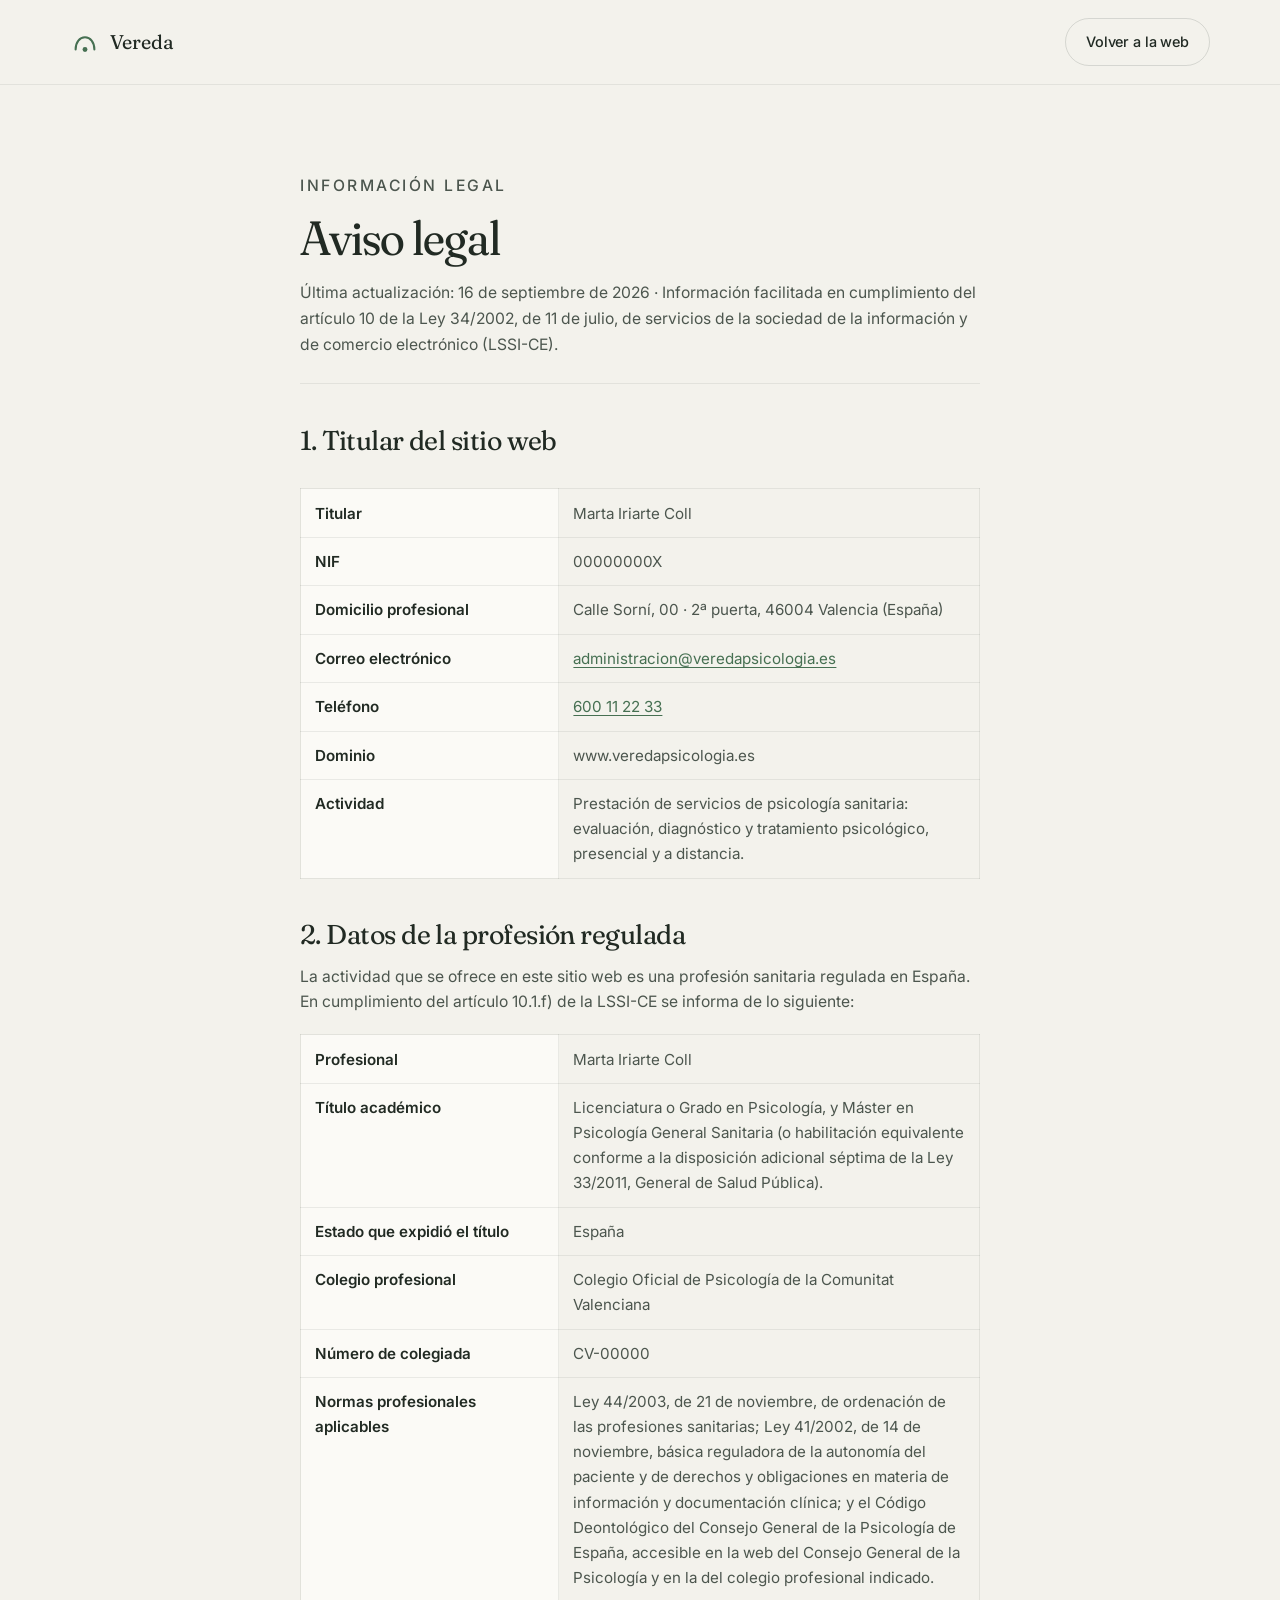
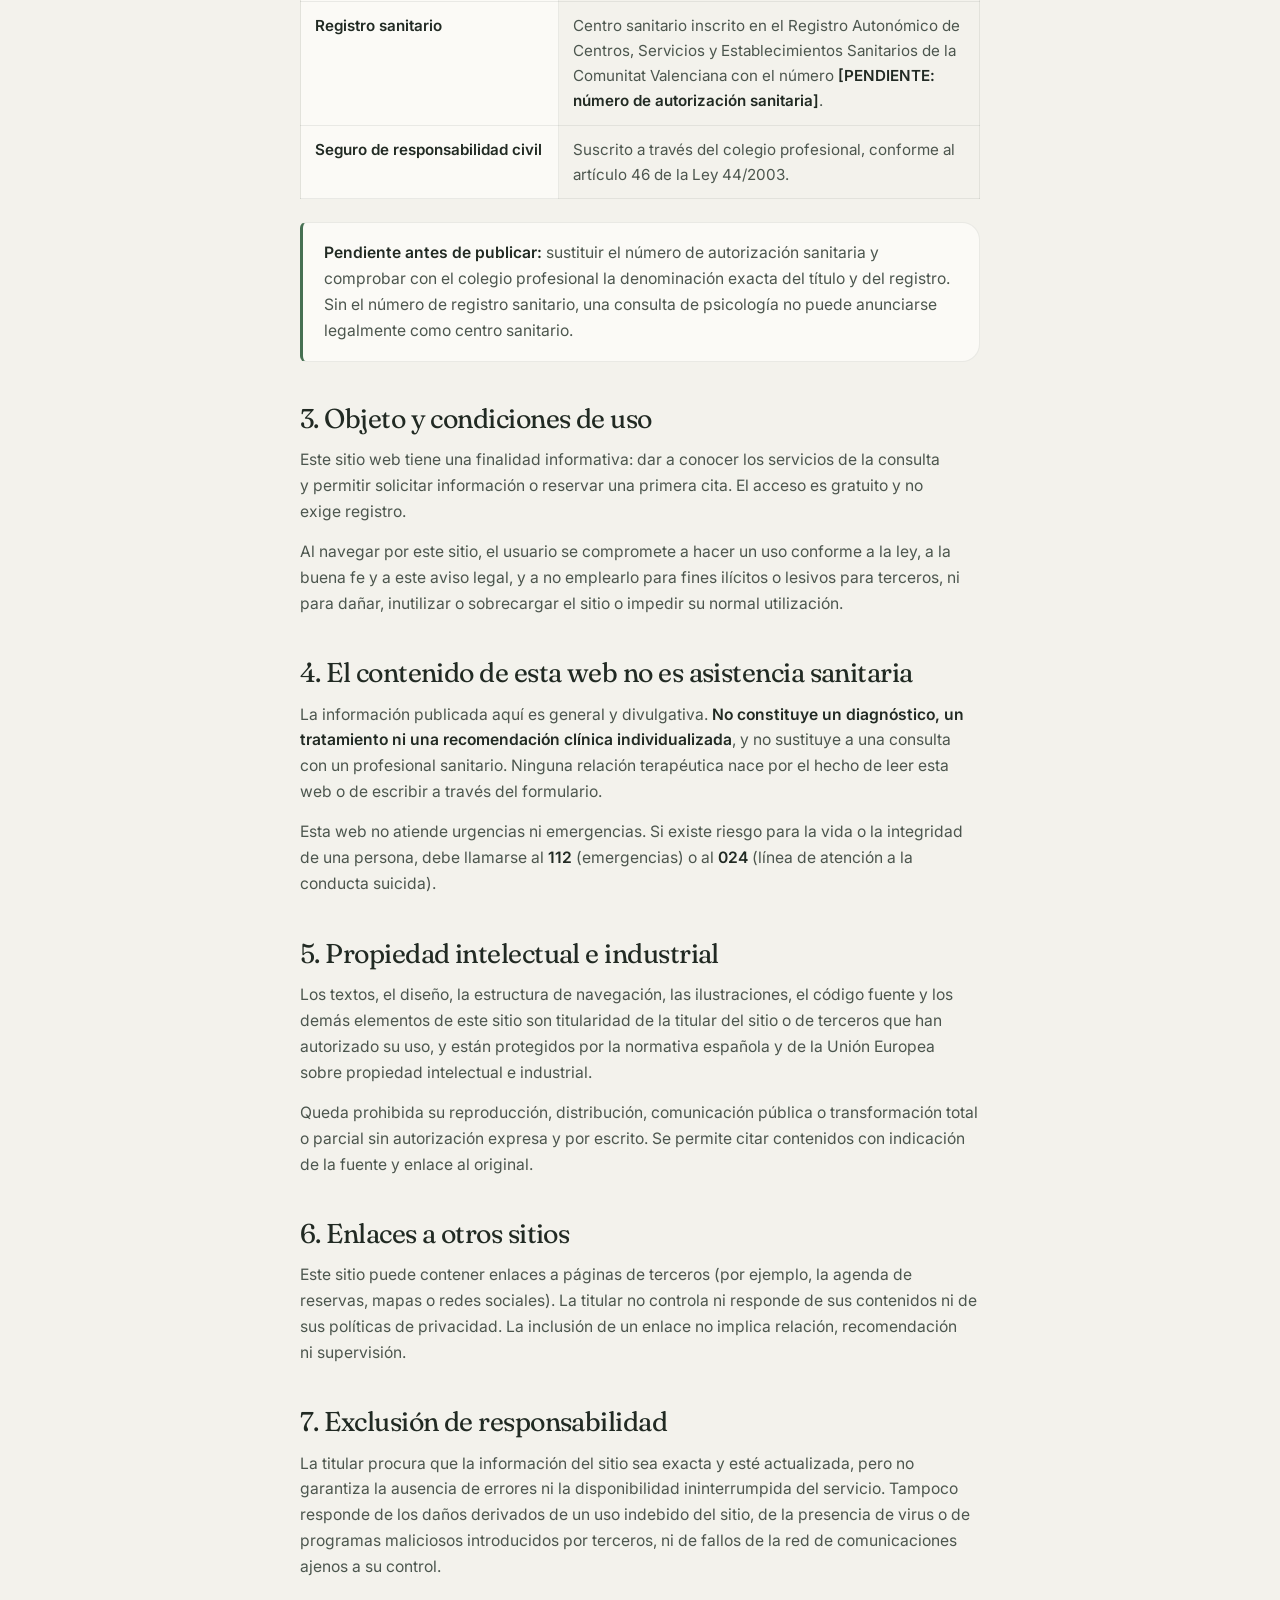
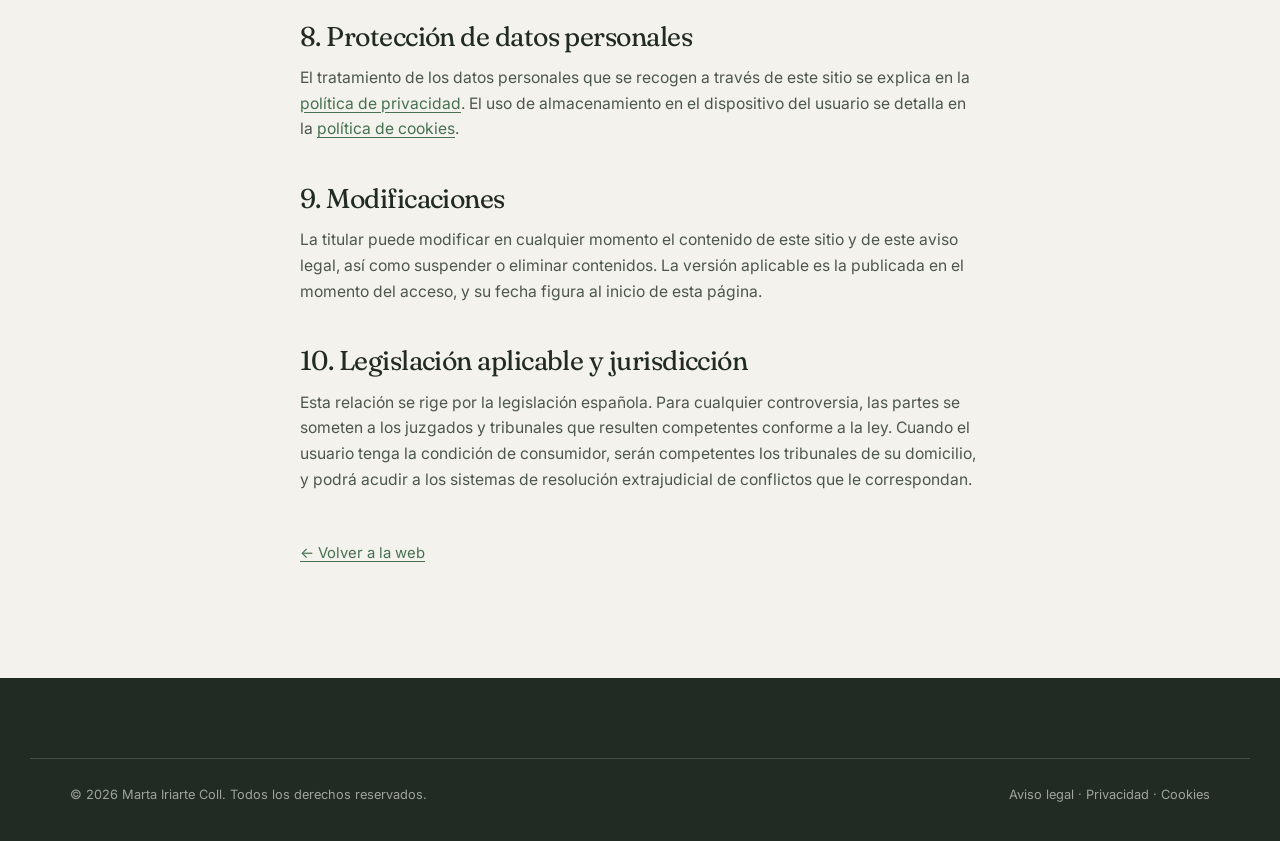
<file: aviso-legal.html>
<!DOCTYPE html>
<html lang="es">
<head>
<meta charset="utf-8">
<meta name="viewport" content="width=device-width, initial-scale=1">
<title>Aviso legal | Vereda · Psicología</title>
<meta name="description" content="Aviso legal e información del titular del sitio web de Vereda Psicología, conforme a la Ley 34/2002 (LSSI-CE).">
<meta name="theme-color" content="#F3F2EC">
<meta name="robots" content="index, follow">
<link rel="canonical" href="https://www.veredapsicologia.es/aviso-legal.html">

<link rel="icon" href="data:image/svg+xml,%3Csvg xmlns='http://www.w3.org/2000/svg' viewBox='0 0 32 32'%3E%3Crect width='32' height='32' rx='9' fill='%23467052'/%3E%3Cpath d='M9 22c0-6 3.2-9 7-9s7 3 7 9' fill='none' stroke='%23F3F2EC' stroke-width='2.4' stroke-linecap='round'/%3E%3C/svg%3E">

<link rel="preconnect" href="https://fonts.googleapis.com">
<link rel="preconnect" href="https://fonts.gstatic.com" crossorigin>
<link rel="stylesheet" href="https://fonts.googleapis.com/css2?family=Fraunces:ital,opsz,wght@0,9..144,400;0,9..144,500;0,9..144,600;1,9..144,400&family=Inter:wght@400;500;600&display=swap">

<link rel="stylesheet" href="colores.css?v=20260916">
<link rel="stylesheet" href="styles.css?v=20260916">
<script>document.documentElement.classList.add("js");</script>
</head>
<body>

<a class="skip-link" href="#contenido">Saltar al contenido</a>

<header class="site-header is-stuck">
  <div class="shell header-inner">
    <a class="logo" href="index.html" aria-label="Vereda Psicología, inicio">
      <svg class="logo-mark" viewBox="0 0 32 32" aria-hidden="true" focusable="false">
        <path d="M6 24c0-8 4.4-13 10-13s10 5 10 13" fill="none" stroke="currentColor" stroke-width="2.2" stroke-linecap="round"/>
        <circle cx="16" cy="24" r="2.6" fill="currentColor"/>
      </svg>
      <span class="logo-text" data-brand="name">Vereda</span>
    </a>
    <a class="btn btn-ghost header-cta" style="margin-left:auto" href="index.html">Volver a la web</a>
  </div>
</header>

<main id="contenido" class="legal">
  <div class="legal-shell">

    <p class="eyebrow">Información legal</p>
    <h1>Aviso legal</h1>
    <p class="legal-meta">
      Última actualización: 16 de septiembre de 2026 · Información facilitada en
      cumplimiento del artículo 10 de la Ley 34/2002, de 11 de julio, de servicios de
      la sociedad de la información y de comercio electrónico (LSSI-CE).
    </p>

    <h2>1. Titular del sitio web</h2>
    <div class="legal-tabla-scroll">
      <table class="legal-datos">
        <tbody>
          <tr><th>Titular</th><td><span data-brand="legal.holder">Marta Iriarte Coll</span></td></tr>
          <tr><th>NIF</th><td><span data-brand="legal.nif">00000000X</span></td></tr>
          <tr><th>Domicilio profesional</th><td><span data-brand="contact.street">Calle Sorní, 00 · 2ª puerta</span>, <span data-brand="contact.zipCity">46004 Valencia</span> (España)</td></tr>
          <tr><th>Correo electrónico</th><td><a data-href="mailto-legal" href="mailto:administracion@veredapsicologia.es"><span data-brand="legal.email">administracion@veredapsicologia.es</span></a></td></tr>
          <tr><th>Teléfono</th><td><a data-href="tel" href="tel:+34600112233"><span data-brand="contact.phone">600 11 22 33</span></a></td></tr>
          <tr><th>Dominio</th><td>www.veredapsicologia.es</td></tr>
          <tr><th>Actividad</th><td>Prestación de servicios de psicología sanitaria: evaluación, diagnóstico y tratamiento psicológico, presencial y a distancia.</td></tr>
        </tbody>
      </table>
    </div>

    <h2>2. Datos de la profesión regulada</h2>
    <p>
      La actividad que se ofrece en este sitio web es una profesión sanitaria
      regulada en España. En cumplimiento del artículo 10.1.f) de la LSSI-CE se
      informa de lo siguiente:
    </p>
    <div class="legal-tabla-scroll">
      <table class="legal-datos">
        <tbody>
          <tr><th>Profesional</th><td><span data-brand="pro.name">Marta Iriarte Coll</span></td></tr>
          <tr><th>Título académico</th><td>Licenciatura o Grado en Psicología, y Máster en Psicología General Sanitaria (o habilitación equivalente conforme a la disposición adicional séptima de la Ley 33/2011, General de Salud Pública).</td></tr>
          <tr><th>Estado que expidió el título</th><td>España</td></tr>
          <tr><th>Colegio profesional</th><td>Colegio Oficial de Psicología de la Comunitat Valenciana</td></tr>
          <tr><th>Número de colegiada</th><td>CV-00000</td></tr>
          <tr><th>Normas profesionales aplicables</th><td>
            Ley 44/2003, de 21 de noviembre, de ordenación de las profesiones sanitarias;
            Ley 41/2002, de 14 de noviembre, básica reguladora de la autonomía del paciente
            y de derechos y obligaciones en materia de información y documentación clínica;
            y el Código Deontológico del Consejo General de la Psicología de España,
            accesible en la web del Consejo General de la Psicología y en la del colegio
            profesional indicado.
          </td></tr>
          <tr><th>Registro sanitario</th><td>Centro sanitario inscrito en el Registro Autonómico de Centros, Servicios y Establecimientos Sanitarios de la Comunitat Valenciana con el número <strong>[PENDIENTE: número de autorización sanitaria]</strong>.</td></tr>
          <tr><th>Seguro de responsabilidad civil</th><td>Suscrito a través del colegio profesional, conforme al artículo 46 de la Ley 44/2003.</td></tr>
        </tbody>
      </table>
    </div>

    <div class="legal-aviso">
      <p>
        <strong>Pendiente antes de publicar:</strong> sustituir el número de
        autorización sanitaria y comprobar con el colegio profesional la
        denominación exacta del título y del registro. Sin el número de registro
        sanitario, una consulta de psicología no puede anunciarse legalmente como
        centro sanitario.
      </p>
    </div>

    <h2>3. Objeto y condiciones de uso</h2>
    <p>
      Este sitio web tiene una finalidad informativa: dar a conocer los servicios de
      la consulta y permitir solicitar información o reservar una primera cita. El
      acceso es gratuito y no exige registro.
    </p>
    <p>
      Al navegar por este sitio, el usuario se compromete a hacer un uso conforme a
      la ley, a la buena fe y a este aviso legal, y a no emplearlo para fines ilícitos
      o lesivos para terceros, ni para dañar, inutilizar o sobrecargar el sitio o
      impedir su normal utilización.
    </p>

    <h2>4. El contenido de esta web no es asistencia sanitaria</h2>
    <p>
      La información publicada aquí es general y divulgativa. <strong>No constituye un
      diagnóstico, un tratamiento ni una recomendación clínica individualizada</strong>,
      y no sustituye a una consulta con un profesional sanitario. Ninguna relación
      terapéutica nace por el hecho de leer esta web o de escribir a través del
      formulario.
    </p>
    <p>
      Esta web no atiende urgencias ni emergencias. Si existe riesgo para la vida o la
      integridad de una persona, debe llamarse al <strong>112</strong> (emergencias) o al
      <strong>024</strong> (línea de atención a la conducta suicida).
    </p>

    <h2>5. Propiedad intelectual e industrial</h2>
    <p>
      Los textos, el diseño, la estructura de navegación, las ilustraciones, el código
      fuente y los demás elementos de este sitio son titularidad de la titular del sitio
      o de terceros que han autorizado su uso, y están protegidos por la normativa
      española y de la Unión Europea sobre propiedad intelectual e industrial.
    </p>
    <p>
      Queda prohibida su reproducción, distribución, comunicación pública o
      transformación total o parcial sin autorización expresa y por escrito. Se permite
      citar contenidos con indicación de la fuente y enlace al original.
    </p>

    <h2>6. Enlaces a otros sitios</h2>
    <p>
      Este sitio puede contener enlaces a páginas de terceros (por ejemplo, la agenda
      de reservas, mapas o redes sociales). La titular no controla ni responde de sus
      contenidos ni de sus políticas de privacidad. La inclusión de un enlace no implica
      relación, recomendación ni supervisión.
    </p>

    <h2>7. Exclusión de responsabilidad</h2>
    <p>
      La titular procura que la información del sitio sea exacta y esté actualizada,
      pero no garantiza la ausencia de errores ni la disponibilidad ininterrumpida del
      servicio. Tampoco responde de los daños derivados de un uso indebido del sitio,
      de la presencia de virus o de programas maliciosos introducidos por terceros, ni
      de fallos de la red de comunicaciones ajenos a su control.
    </p>

    <h2>8. Protección de datos personales</h2>
    <p>
      El tratamiento de los datos personales que se recogen a través de este sitio se
      explica en la <a href="politica-privacidad.html">política de privacidad</a>. El uso de
      almacenamiento en el dispositivo del usuario se detalla en la
      <a href="politica-cookies.html">política de cookies</a>.
    </p>

    <h2>9. Modificaciones</h2>
    <p>
      La titular puede modificar en cualquier momento el contenido de este sitio y de
      este aviso legal, así como suspender o eliminar contenidos. La versión aplicable
      es la publicada en el momento del acceso, y su fecha figura al inicio de esta
      página.
    </p>

    <h2>10. Legislación aplicable y jurisdicción</h2>
    <p>
      Esta relación se rige por la legislación española. Para cualquier controversia,
      las partes se someten a los juzgados y tribunales que resulten competentes
      conforme a la ley. Cuando el usuario tenga la condición de consumidor, serán
      competentes los tribunales de su domicilio, y podrá acudir a los sistemas de
      resolución extrajudicial de conflictos que le correspondan.
    </p>

    <a class="legal-volver" href="index.html">← Volver a la web</a>
  </div>
</main>

<footer class="site-footer">
  <div class="shell footer-bottom">
    <p>© <span data-year>2026</span> <span data-brand="legal.holder">Marta Iriarte Coll</span>. Todos los derechos reservados.</p>
    <p class="footer-emergency">
      <a href="aviso-legal.html">Aviso legal</a> ·
      <a href="politica-privacidad.html">Privacidad</a> ·
      <a href="politica-cookies.html">Cookies</a>
    </p>
  </div>
</footer>

<script defer src="lib/manifest.js?v=20260916"></script>
<script defer src="main.js?v=20260916"></script>
</body>
</html>
</file>
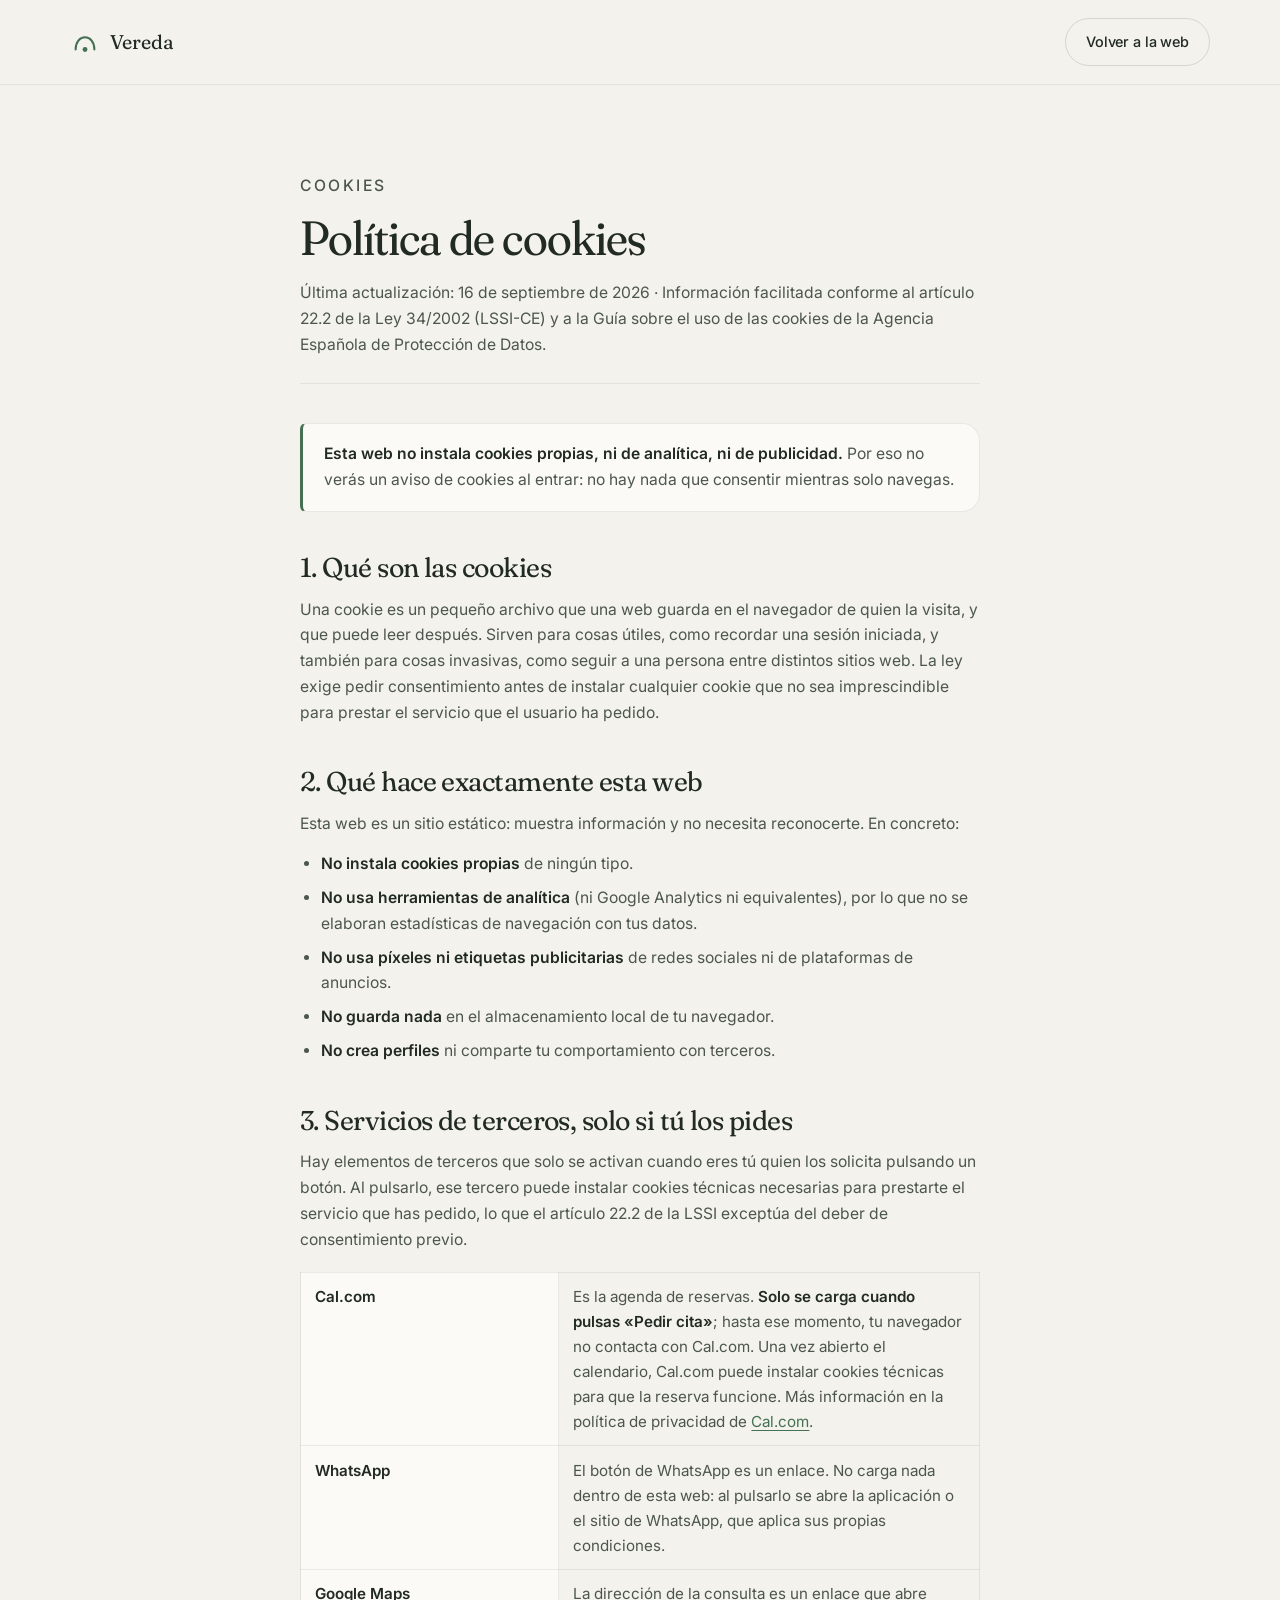
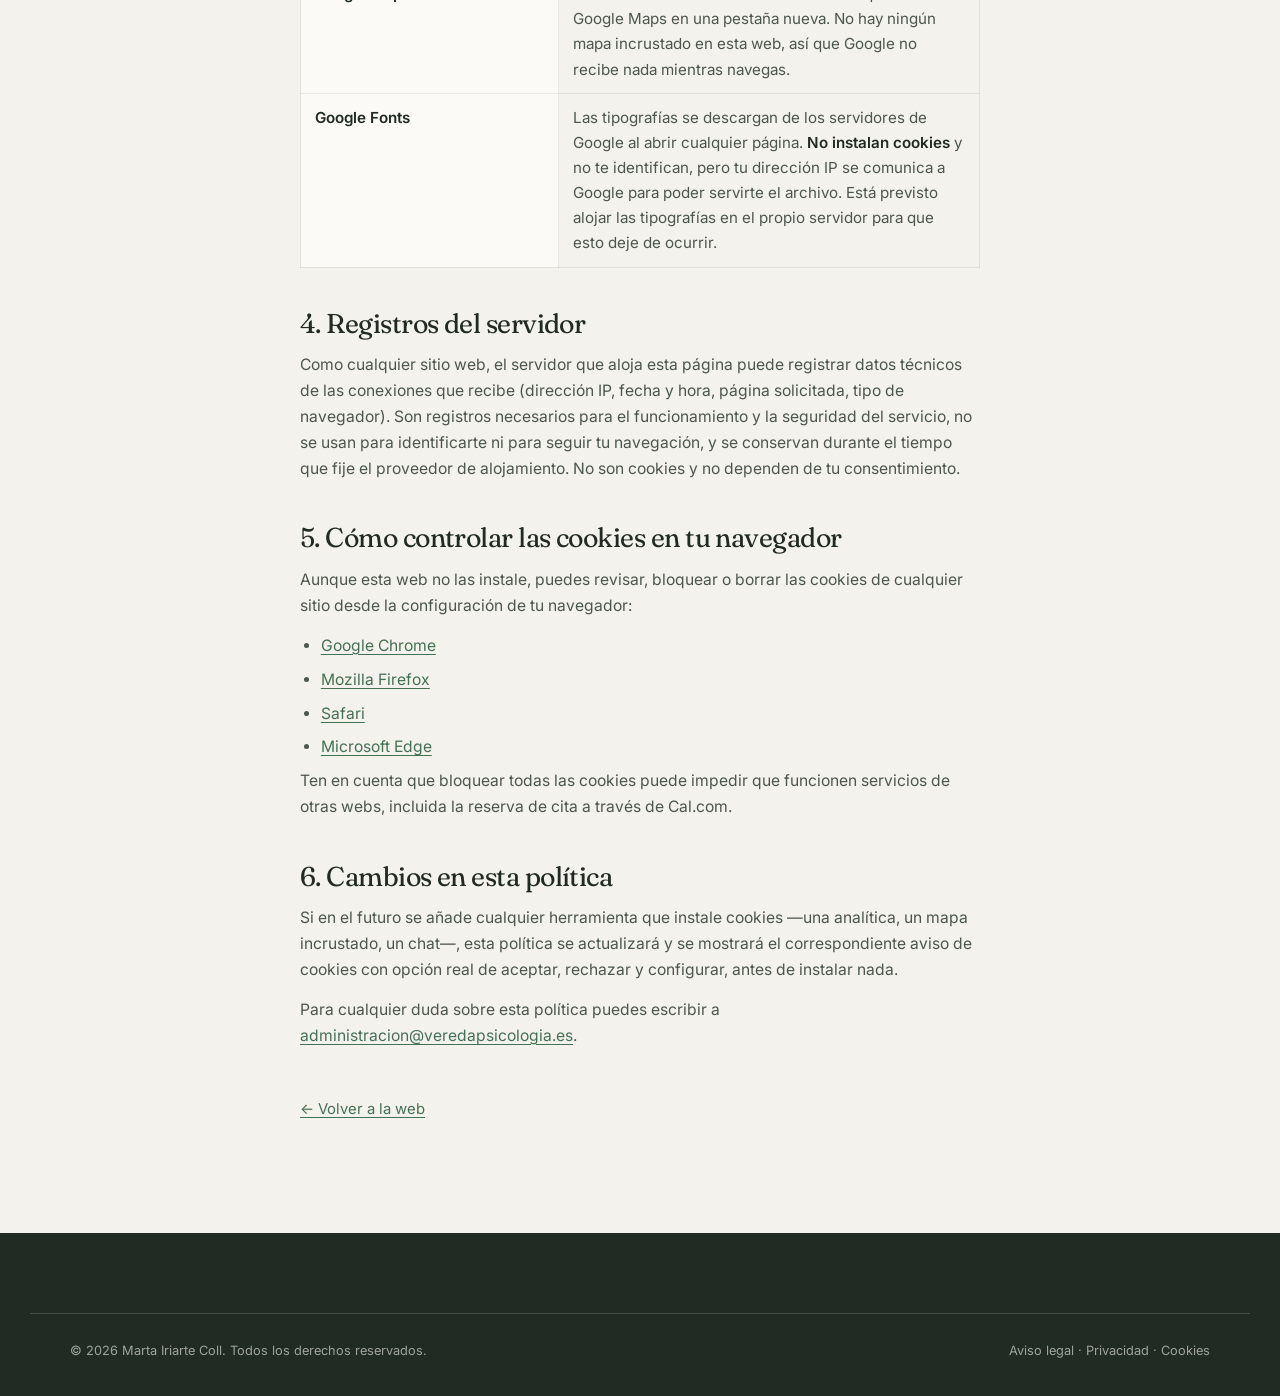
<file: politica-cookies.html>
<!DOCTYPE html>
<html lang="es">
<head>
<meta charset="utf-8">
<meta name="viewport" content="width=device-width, initial-scale=1">
<title>Política de cookies | Vereda · Psicología</title>
<meta name="description" content="Esta web no utiliza cookies propias ni de analítica o publicidad. Información sobre el almacenamiento en el dispositivo y los servicios de terceros.">
<meta name="theme-color" content="#F3F2EC">
<meta name="robots" content="index, follow">
<link rel="canonical" href="https://www.veredapsicologia.es/politica-cookies.html">

<link rel="icon" href="data:image/svg+xml,%3Csvg xmlns='http://www.w3.org/2000/svg' viewBox='0 0 32 32'%3E%3Crect width='32' height='32' rx='9' fill='%23467052'/%3E%3Cpath d='M9 22c0-6 3.2-9 7-9s7 3 7 9' fill='none' stroke='%23F3F2EC' stroke-width='2.4' stroke-linecap='round'/%3E%3C/svg%3E">

<link rel="preconnect" href="https://fonts.googleapis.com">
<link rel="preconnect" href="https://fonts.gstatic.com" crossorigin>
<link rel="stylesheet" href="https://fonts.googleapis.com/css2?family=Fraunces:ital,opsz,wght@0,9..144,400;0,9..144,500;0,9..144,600;1,9..144,400&family=Inter:wght@400;500;600&display=swap">

<link rel="stylesheet" href="colores.css?v=20260916">
<link rel="stylesheet" href="styles.css?v=20260916">
<script>document.documentElement.classList.add("js");</script>
</head>
<body>

<a class="skip-link" href="#contenido">Saltar al contenido</a>

<header class="site-header is-stuck">
  <div class="shell header-inner">
    <a class="logo" href="index.html" aria-label="Vereda Psicología, inicio">
      <svg class="logo-mark" viewBox="0 0 32 32" aria-hidden="true" focusable="false">
        <path d="M6 24c0-8 4.4-13 10-13s10 5 10 13" fill="none" stroke="currentColor" stroke-width="2.2" stroke-linecap="round"/>
        <circle cx="16" cy="24" r="2.6" fill="currentColor"/>
      </svg>
      <span class="logo-text" data-brand="name">Vereda</span>
    </a>
    <a class="btn btn-ghost header-cta" style="margin-left:auto" href="index.html">Volver a la web</a>
  </div>
</header>

<main id="contenido" class="legal">
  <div class="legal-shell">

    <p class="eyebrow">Cookies</p>
    <h1>Política de cookies</h1>
    <p class="legal-meta">
      Última actualización: 16 de septiembre de 2026 · Información facilitada conforme
      al artículo 22.2 de la Ley 34/2002 (LSSI-CE) y a la Guía sobre el uso de las
      cookies de la Agencia Española de Protección de Datos.
    </p>

    <div class="legal-aviso">
      <p>
        <strong>Esta web no instala cookies propias, ni de analítica, ni de
        publicidad.</strong> Por eso no verás un aviso de cookies al entrar: no hay nada
        que consentir mientras solo navegas.
      </p>
    </div>

    <h2>1. Qué son las cookies</h2>
    <p>
      Una cookie es un pequeño archivo que una web guarda en el navegador de quien la
      visita, y que puede leer después. Sirven para cosas útiles, como recordar una
      sesión iniciada, y también para cosas invasivas, como seguir a una persona entre
      distintos sitios web. La ley exige pedir consentimiento antes de instalar
      cualquier cookie que no sea imprescindible para prestar el servicio que el usuario
      ha pedido.
    </p>

    <h2>2. Qué hace exactamente esta web</h2>
    <p>
      Esta web es un sitio estático: muestra información y no necesita reconocerte. En
      concreto:
    </p>
    <ul>
      <li><strong>No instala cookies propias</strong> de ningún tipo.</li>
      <li><strong>No usa herramientas de analítica</strong> (ni Google Analytics ni equivalentes), por lo que no se elaboran estadísticas de navegación con tus datos.</li>
      <li><strong>No usa píxeles ni etiquetas publicitarias</strong> de redes sociales ni de plataformas de anuncios.</li>
      <li><strong>No guarda nada</strong> en el almacenamiento local de tu navegador.</li>
      <li><strong>No crea perfiles</strong> ni comparte tu comportamiento con terceros.</li>
    </ul>

    <h2>3. Servicios de terceros, solo si tú los pides</h2>
    <p>
      Hay elementos de terceros que solo se activan cuando eres tú quien los solicita
      pulsando un botón. Al pulsarlo, ese tercero puede instalar cookies técnicas
      necesarias para prestarte el servicio que has pedido, lo que el artículo 22.2 de la
      LSSI exceptúa del deber de consentimiento previo.
    </p>
    <div class="legal-tabla-scroll">
      <table class="legal-datos">
        <tbody>
          <tr>
            <th>Cal.com</th>
            <td>
              Es la agenda de reservas. <strong>Solo se carga cuando pulsas «Pedir
              cita»</strong>; hasta ese momento, tu navegador no contacta con Cal.com.
              Una vez abierto el calendario, Cal.com puede instalar cookies técnicas
              para que la reserva funcione. Más información en la política de privacidad
              de <a href="https://cal.com/privacy" target="_blank" rel="noopener">Cal.com</a>.
            </td>
          </tr>
          <tr>
            <th>WhatsApp</th>
            <td>
              El botón de WhatsApp es un enlace. No carga nada dentro de esta web: al
              pulsarlo se abre la aplicación o el sitio de WhatsApp, que aplica sus
              propias condiciones.
            </td>
          </tr>
          <tr>
            <th>Google Maps</th>
            <td>
              La dirección de la consulta es un enlace que abre Google Maps en una
              pestaña nueva. No hay ningún mapa incrustado en esta web, así que Google no
              recibe nada mientras navegas.
            </td>
          </tr>
          <tr>
            <th>Google Fonts</th>
            <td>
              Las tipografías se descargan de los servidores de Google al abrir cualquier
              página. <strong>No instalan cookies</strong> y no te identifican, pero tu
              dirección IP se comunica a Google para poder servirte el archivo. Está
              previsto alojar las tipografías en el propio servidor para que esto deje de
              ocurrir.
            </td>
          </tr>
        </tbody>
      </table>
    </div>

    <h2>4. Registros del servidor</h2>
    <p>
      Como cualquier sitio web, el servidor que aloja esta página puede registrar datos
      técnicos de las conexiones que recibe (dirección IP, fecha y hora, página
      solicitada, tipo de navegador). Son registros necesarios para el funcionamiento y
      la seguridad del servicio, no se usan para identificarte ni para seguir tu
      navegación, y se conservan durante el tiempo que fije el proveedor de alojamiento.
      No son cookies y no dependen de tu consentimiento.
    </p>

    <h2>5. Cómo controlar las cookies en tu navegador</h2>
    <p>
      Aunque esta web no las instale, puedes revisar, bloquear o borrar las cookies de
      cualquier sitio desde la configuración de tu navegador:
    </p>
    <ul>
      <li><a href="https://support.google.com/chrome/answer/95647" target="_blank" rel="noopener">Google Chrome</a></li>
      <li><a href="https://support.mozilla.org/es/kb/Borrar%20cookies" target="_blank" rel="noopener">Mozilla Firefox</a></li>
      <li><a href="https://support.apple.com/es-es/guide/safari/sfri11471/mac" target="_blank" rel="noopener">Safari</a></li>
      <li><a href="https://support.microsoft.com/es-es/microsoft-edge" target="_blank" rel="noopener">Microsoft Edge</a></li>
    </ul>
    <p>
      Ten en cuenta que bloquear todas las cookies puede impedir que funcionen servicios
      de otras webs, incluida la reserva de cita a través de Cal.com.
    </p>

    <h2>6. Cambios en esta política</h2>
    <p>
      Si en el futuro se añade cualquier herramienta que instale cookies —una analítica,
      un mapa incrustado, un chat—, esta política se actualizará y se mostrará el
      correspondiente aviso de cookies con opción real de aceptar, rechazar y configurar,
      antes de instalar nada.
    </p>
    <p>
      Para cualquier duda sobre esta política puedes escribir a
      <a href="mailto:administracion@veredapsicologia.es"><span data-brand="legal.email">administracion@veredapsicologia.es</span></a>.
    </p>

    <a class="legal-volver" href="index.html">← Volver a la web</a>
  </div>
</main>

<footer class="site-footer">
  <div class="shell footer-bottom">
    <p>© <span data-year>2026</span> <span data-brand="legal.holder">Marta Iriarte Coll</span>. Todos los derechos reservados.</p>
    <p class="footer-emergency">
      <a href="aviso-legal.html">Aviso legal</a> ·
      <a href="politica-privacidad.html">Privacidad</a> ·
      <a href="politica-cookies.html">Cookies</a>
    </p>
  </div>
</footer>

<script defer src="lib/manifest.js?v=20260916"></script>
<script defer src="main.js?v=20260916"></script>
</body>
</html>
</file>
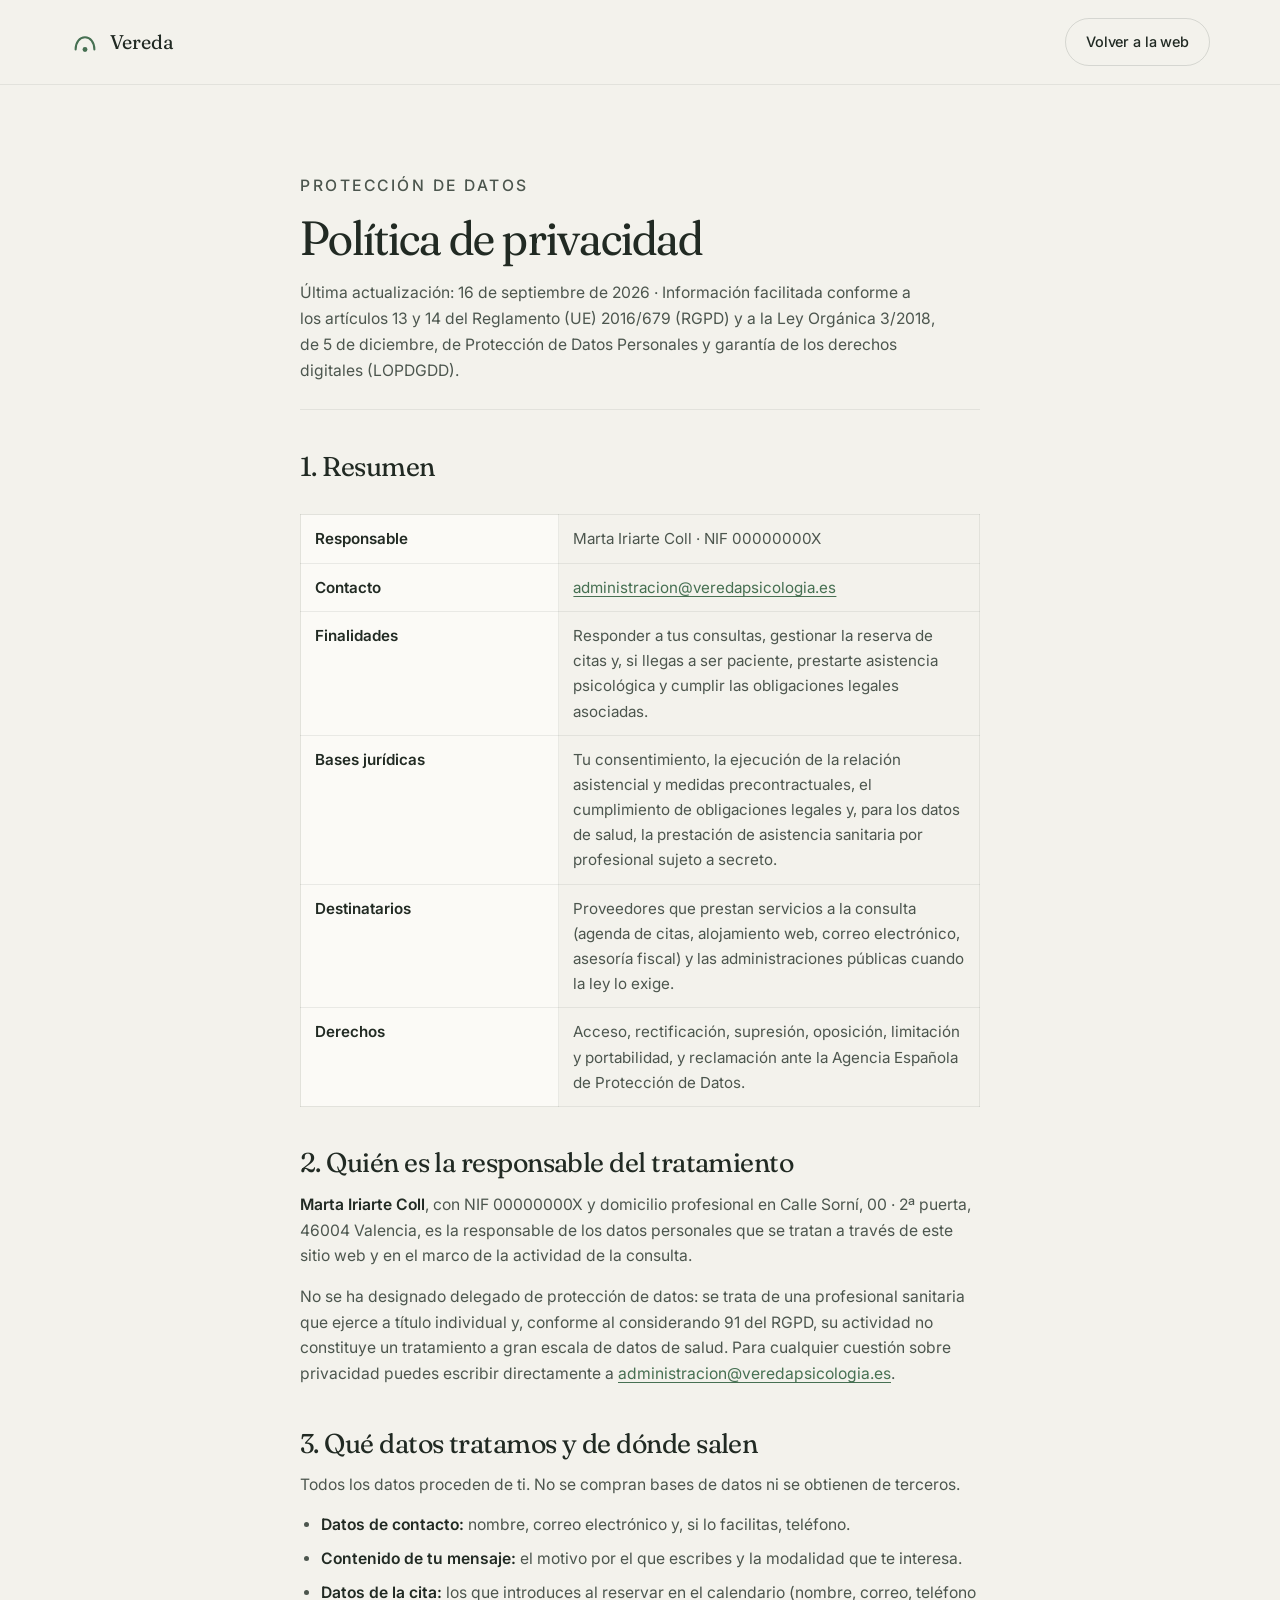
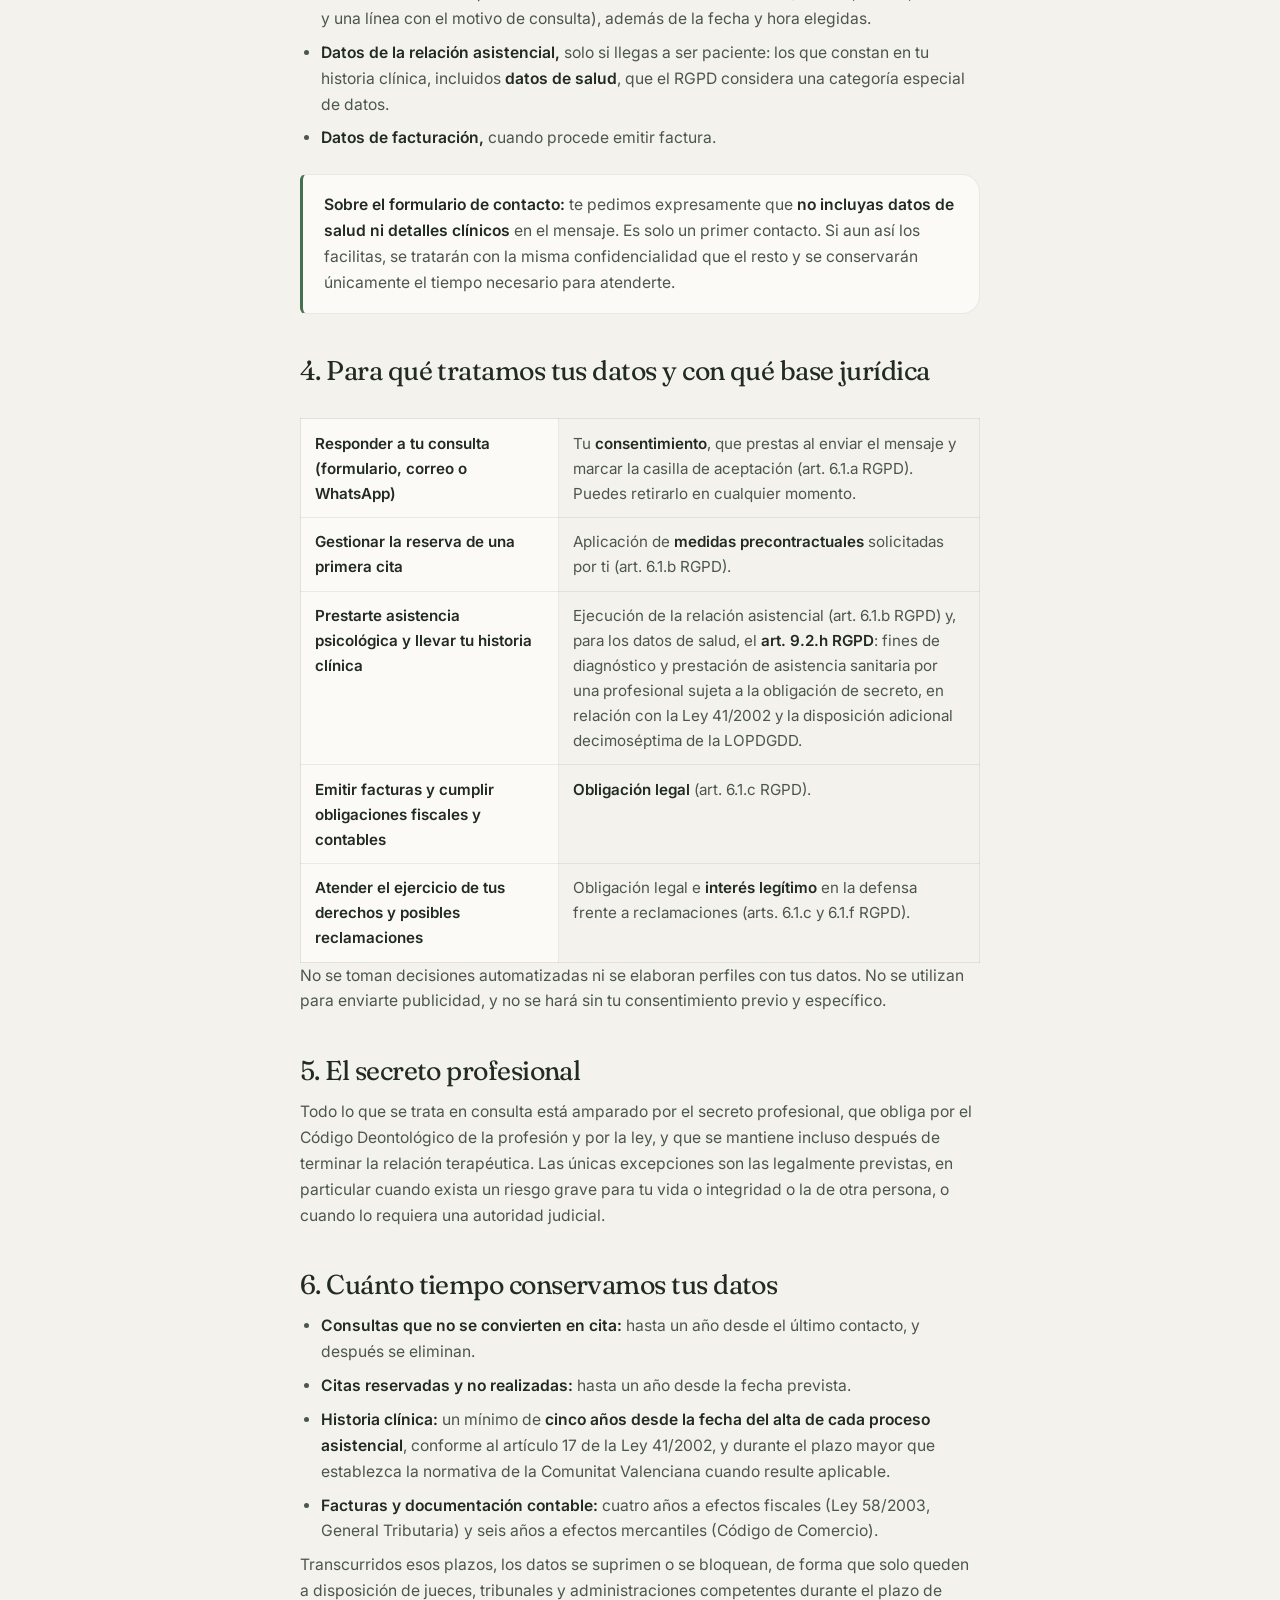
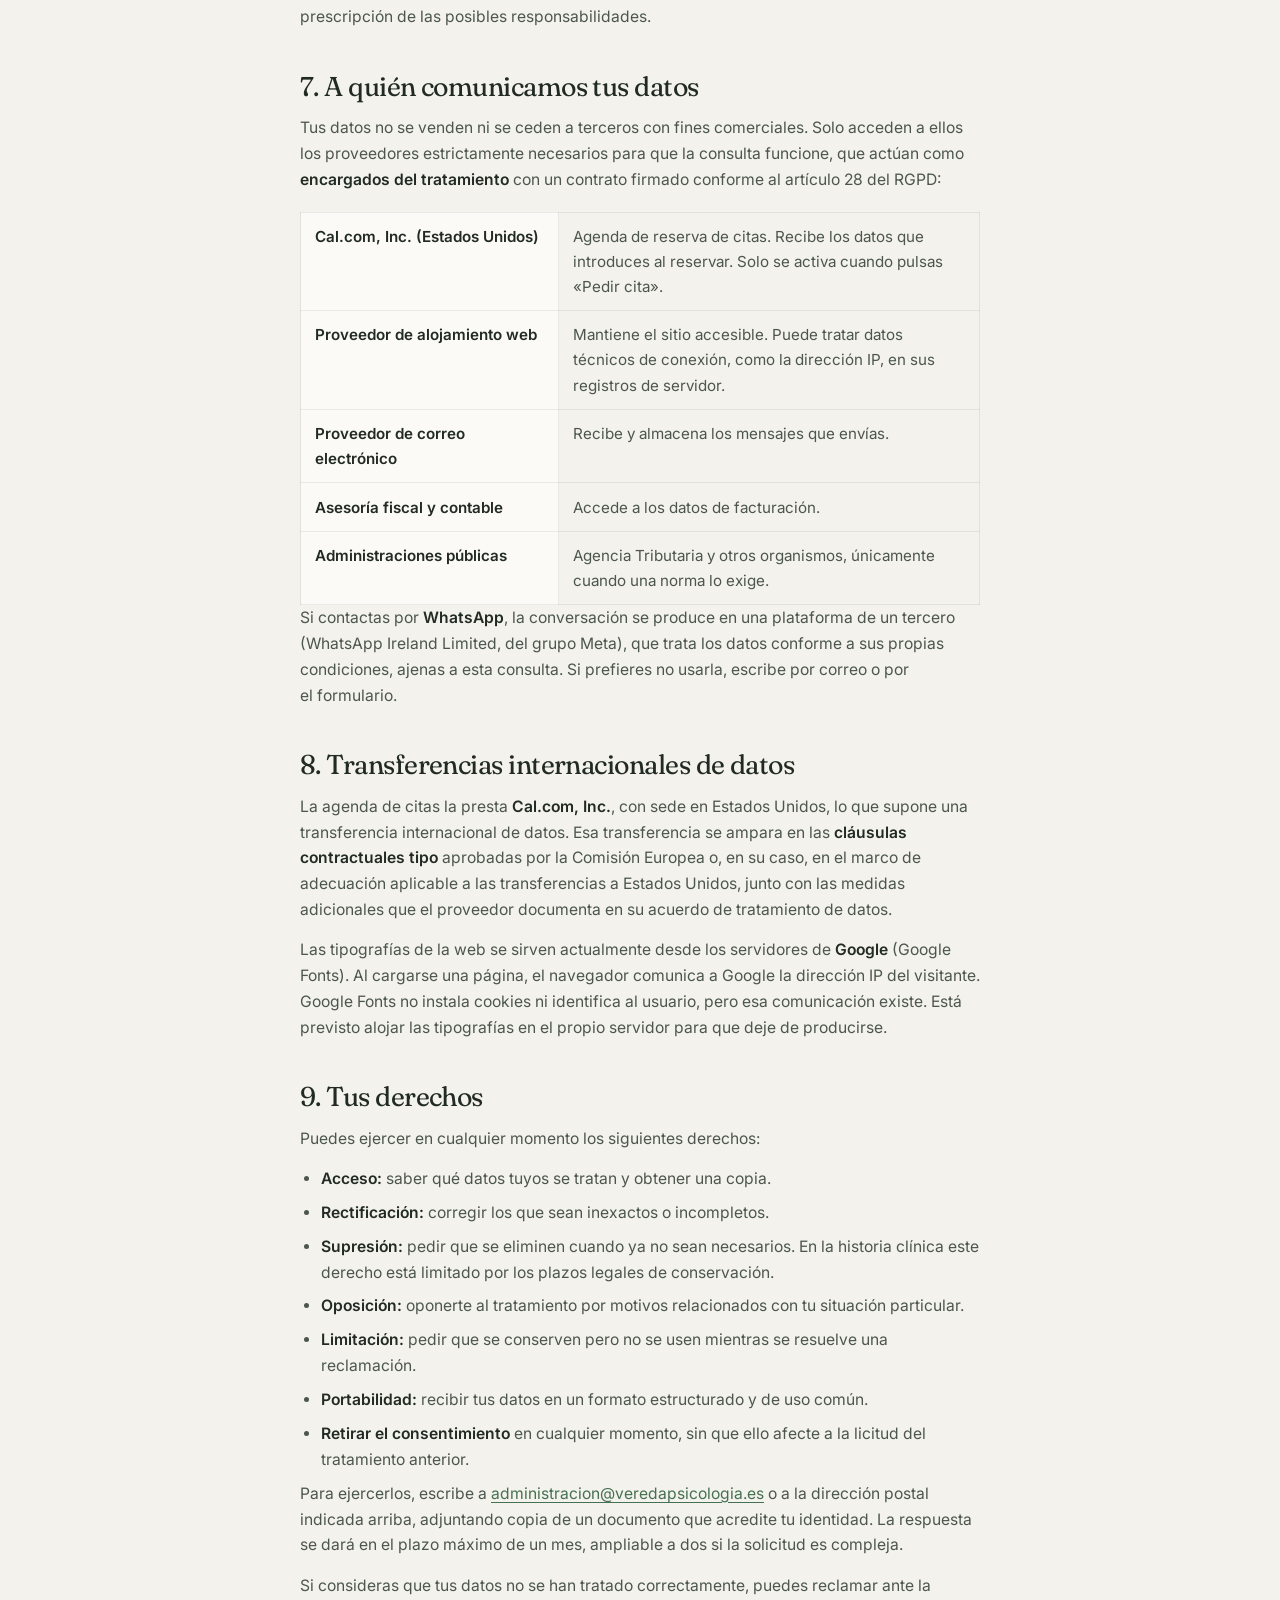
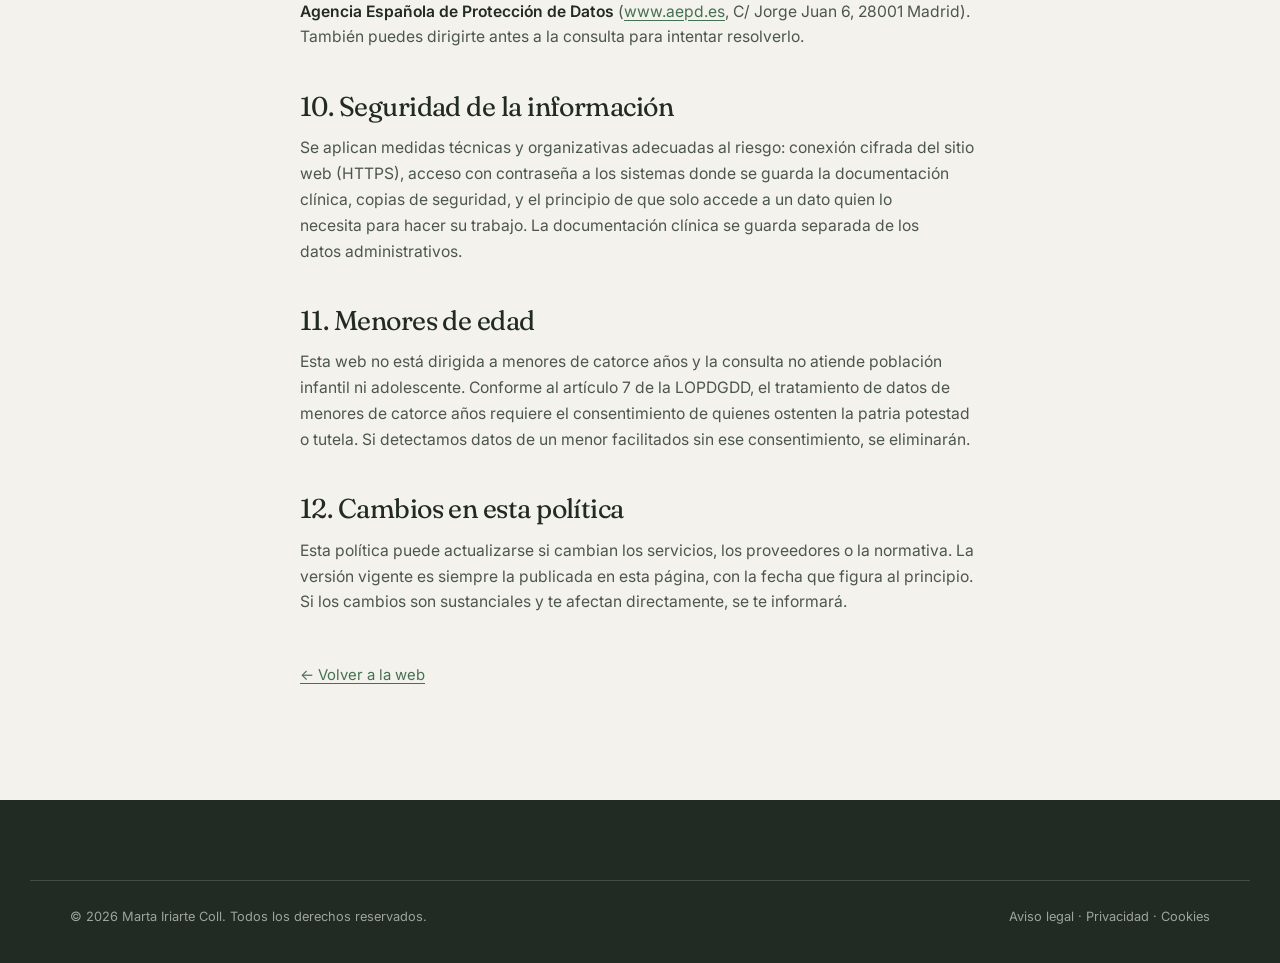
<file: politica-privacidad.html>
<!DOCTYPE html>
<html lang="es">
<head>
<meta charset="utf-8">
<meta name="viewport" content="width=device-width, initial-scale=1">
<title>Política de privacidad | Vereda · Psicología</title>
<meta name="description" content="Información sobre el tratamiento de datos personales en Vereda Psicología, conforme al RGPD y a la LOPDGDD.">
<meta name="theme-color" content="#F3F2EC">
<meta name="robots" content="index, follow">
<link rel="canonical" href="https://www.veredapsicologia.es/politica-privacidad.html">

<link rel="icon" href="data:image/svg+xml,%3Csvg xmlns='http://www.w3.org/2000/svg' viewBox='0 0 32 32'%3E%3Crect width='32' height='32' rx='9' fill='%23467052'/%3E%3Cpath d='M9 22c0-6 3.2-9 7-9s7 3 7 9' fill='none' stroke='%23F3F2EC' stroke-width='2.4' stroke-linecap='round'/%3E%3C/svg%3E">

<link rel="preconnect" href="https://fonts.googleapis.com">
<link rel="preconnect" href="https://fonts.gstatic.com" crossorigin>
<link rel="stylesheet" href="https://fonts.googleapis.com/css2?family=Fraunces:ital,opsz,wght@0,9..144,400;0,9..144,500;0,9..144,600;1,9..144,400&family=Inter:wght@400;500;600&display=swap">

<link rel="stylesheet" href="colores.css?v=20260916">
<link rel="stylesheet" href="styles.css?v=20260916">
<script>document.documentElement.classList.add("js");</script>
</head>
<body>

<a class="skip-link" href="#contenido">Saltar al contenido</a>

<header class="site-header is-stuck">
  <div class="shell header-inner">
    <a class="logo" href="index.html" aria-label="Vereda Psicología, inicio">
      <svg class="logo-mark" viewBox="0 0 32 32" aria-hidden="true" focusable="false">
        <path d="M6 24c0-8 4.4-13 10-13s10 5 10 13" fill="none" stroke="currentColor" stroke-width="2.2" stroke-linecap="round"/>
        <circle cx="16" cy="24" r="2.6" fill="currentColor"/>
      </svg>
      <span class="logo-text" data-brand="name">Vereda</span>
    </a>
    <a class="btn btn-ghost header-cta" style="margin-left:auto" href="index.html">Volver a la web</a>
  </div>
</header>

<main id="contenido" class="legal">
  <div class="legal-shell">

    <p class="eyebrow">Protección de datos</p>
    <h1>Política de privacidad</h1>
    <p class="legal-meta">
      Última actualización: 16 de septiembre de 2026 · Información facilitada conforme
      a los artículos 13 y 14 del Reglamento (UE) 2016/679 (RGPD) y a la Ley Orgánica
      3/2018, de 5 de diciembre, de Protección de Datos Personales y garantía de los
      derechos digitales (LOPDGDD).
    </p>

    <h2>1. Resumen</h2>
    <div class="legal-tabla-scroll">
      <table class="legal-datos">
        <tbody>
          <tr><th>Responsable</th><td><span data-brand="legal.holder">Marta Iriarte Coll</span> · NIF <span data-brand="legal.nif">00000000X</span></td></tr>
          <tr><th>Contacto</th><td><a href="mailto:administracion@veredapsicologia.es"><span data-brand="legal.email">administracion@veredapsicologia.es</span></a></td></tr>
          <tr><th>Finalidades</th><td>Responder a tus consultas, gestionar la reserva de citas y, si llegas a ser paciente, prestarte asistencia psicológica y cumplir las obligaciones legales asociadas.</td></tr>
          <tr><th>Bases jurídicas</th><td>Tu consentimiento, la ejecución de la relación asistencial y medidas precontractuales, el cumplimiento de obligaciones legales y, para los datos de salud, la prestación de asistencia sanitaria por profesional sujeto a secreto.</td></tr>
          <tr><th>Destinatarios</th><td>Proveedores que prestan servicios a la consulta (agenda de citas, alojamiento web, correo electrónico, asesoría fiscal) y las administraciones públicas cuando la ley lo exige.</td></tr>
          <tr><th>Derechos</th><td>Acceso, rectificación, supresión, oposición, limitación y portabilidad, y reclamación ante la Agencia Española de Protección de Datos.</td></tr>
        </tbody>
      </table>
    </div>

    <h2>2. Quién es la responsable del tratamiento</h2>
    <p>
      <strong><span data-brand="legal.holder">Marta Iriarte Coll</span></strong>, con NIF
      <span data-brand="legal.nif">00000000X</span> y domicilio profesional en
      <span data-brand="contact.street">Calle Sorní, 00 · 2ª puerta</span>,
      <span data-brand="contact.zipCity">46004 Valencia</span>, es la responsable de los
      datos personales que se tratan a través de este sitio web y en el marco de la
      actividad de la consulta.
    </p>
    <p>
      No se ha designado delegado de protección de datos: se trata de una profesional
      sanitaria que ejerce a título individual y, conforme al considerando 91 del RGPD,
      su actividad no constituye un tratamiento a gran escala de datos de salud. Para
      cualquier cuestión sobre privacidad puedes escribir directamente a
      <a href="mailto:administracion@veredapsicologia.es"><span data-brand="legal.email">administracion@veredapsicologia.es</span></a>.
    </p>

    <h2>3. Qué datos tratamos y de dónde salen</h2>
    <p>Todos los datos proceden de ti. No se compran bases de datos ni se obtienen de terceros.</p>
    <ul>
      <li><strong>Datos de contacto:</strong> nombre, correo electrónico y, si lo facilitas, teléfono.</li>
      <li><strong>Contenido de tu mensaje:</strong> el motivo por el que escribes y la modalidad que te interesa.</li>
      <li><strong>Datos de la cita:</strong> los que introduces al reservar en el calendario (nombre, correo, teléfono y una línea con el motivo de consulta), además de la fecha y hora elegidas.</li>
      <li><strong>Datos de la relación asistencial,</strong> solo si llegas a ser paciente: los que constan en tu historia clínica, incluidos <strong>datos de salud</strong>, que el RGPD considera una categoría especial de datos.</li>
      <li><strong>Datos de facturación,</strong> cuando procede emitir factura.</li>
    </ul>
    <div class="legal-aviso">
      <p>
        <strong>Sobre el formulario de contacto:</strong> te pedimos expresamente que
        <strong>no incluyas datos de salud ni detalles clínicos</strong> en el mensaje.
        Es solo un primer contacto. Si aun así los facilitas, se tratarán con la misma
        confidencialidad que el resto y se conservarán únicamente el tiempo necesario
        para atenderte.
      </p>
    </div>

    <h2>4. Para qué tratamos tus datos y con qué base jurídica</h2>
    <div class="legal-tabla-scroll">
      <table class="legal-datos">
        <tbody>
          <tr>
            <th>Responder a tu consulta (formulario, correo o WhatsApp)</th>
            <td>Tu <strong>consentimiento</strong>, que prestas al enviar el mensaje y marcar la casilla de aceptación (art. 6.1.a RGPD). Puedes retirarlo en cualquier momento.</td>
          </tr>
          <tr>
            <th>Gestionar la reserva de una primera cita</th>
            <td>Aplicación de <strong>medidas precontractuales</strong> solicitadas por ti (art. 6.1.b RGPD).</td>
          </tr>
          <tr>
            <th>Prestarte asistencia psicológica y llevar tu historia clínica</th>
            <td>Ejecución de la relación asistencial (art. 6.1.b RGPD) y, para los datos de salud, el <strong>art. 9.2.h RGPD</strong>: fines de diagnóstico y prestación de asistencia sanitaria por una profesional sujeta a la obligación de secreto, en relación con la Ley 41/2002 y la disposición adicional decimoséptima de la LOPDGDD.</td>
          </tr>
          <tr>
            <th>Emitir facturas y cumplir obligaciones fiscales y contables</th>
            <td><strong>Obligación legal</strong> (art. 6.1.c RGPD).</td>
          </tr>
          <tr>
            <th>Atender el ejercicio de tus derechos y posibles reclamaciones</th>
            <td>Obligación legal e <strong>interés legítimo</strong> en la defensa frente a reclamaciones (arts. 6.1.c y 6.1.f RGPD).</td>
          </tr>
        </tbody>
      </table>
    </div>
    <p>
      No se toman decisiones automatizadas ni se elaboran perfiles con tus datos. No se
      utilizan para enviarte publicidad, y no se hará sin tu consentimiento previo y
      específico.
    </p>

    <h2>5. El secreto profesional</h2>
    <p>
      Todo lo que se trata en consulta está amparado por el secreto profesional, que
      obliga por el Código Deontológico de la profesión y por la ley, y que se mantiene
      incluso después de terminar la relación terapéutica. Las únicas excepciones son
      las legalmente previstas, en particular cuando exista un riesgo grave para tu vida
      o integridad o la de otra persona, o cuando lo requiera una autoridad judicial.
    </p>

    <h2>6. Cuánto tiempo conservamos tus datos</h2>
    <ul>
      <li><strong>Consultas que no se convierten en cita:</strong> hasta un año desde el último contacto, y después se eliminan.</li>
      <li><strong>Citas reservadas y no realizadas:</strong> hasta un año desde la fecha prevista.</li>
      <li><strong>Historia clínica:</strong> un mínimo de <strong>cinco años desde la fecha del alta de cada proceso asistencial</strong>, conforme al artículo 17 de la Ley 41/2002, y durante el plazo mayor que establezca la normativa de la Comunitat Valenciana cuando resulte aplicable.</li>
      <li><strong>Facturas y documentación contable:</strong> cuatro años a efectos fiscales (Ley 58/2003, General Tributaria) y seis años a efectos mercantiles (Código de Comercio).</li>
    </ul>
    <p>
      Transcurridos esos plazos, los datos se suprimen o se bloquean, de forma que solo
      queden a disposición de jueces, tribunales y administraciones competentes durante
      el plazo de prescripción de las posibles responsabilidades.
    </p>

    <h2>7. A quién comunicamos tus datos</h2>
    <p>
      Tus datos no se venden ni se ceden a terceros con fines comerciales. Solo acceden
      a ellos los proveedores estrictamente necesarios para que la consulta funcione, que
      actúan como <strong>encargados del tratamiento</strong> con un contrato firmado
      conforme al artículo 28 del RGPD:
    </p>
    <div class="legal-tabla-scroll">
      <table class="legal-datos">
        <tbody>
          <tr><th>Cal.com, Inc. (Estados Unidos)</th><td>Agenda de reserva de citas. Recibe los datos que introduces al reservar. Solo se activa cuando pulsas «Pedir cita».</td></tr>
          <tr><th>Proveedor de alojamiento web</th><td>Mantiene el sitio accesible. Puede tratar datos técnicos de conexión, como la dirección IP, en sus registros de servidor.</td></tr>
          <tr><th>Proveedor de correo electrónico</th><td>Recibe y almacena los mensajes que envías.</td></tr>
          <tr><th>Asesoría fiscal y contable</th><td>Accede a los datos de facturación.</td></tr>
          <tr><th>Administraciones públicas</th><td>Agencia Tributaria y otros organismos, únicamente cuando una norma lo exige.</td></tr>
        </tbody>
      </table>
    </div>
    <p>
      Si contactas por <strong>WhatsApp</strong>, la conversación se produce en una
      plataforma de un tercero (WhatsApp Ireland Limited, del grupo Meta), que trata los
      datos conforme a sus propias condiciones, ajenas a esta consulta. Si prefieres no
      usarla, escribe por correo o por el formulario.
    </p>

    <h2>8. Transferencias internacionales de datos</h2>
    <p>
      La agenda de citas la presta <strong>Cal.com, Inc.</strong>, con sede en Estados
      Unidos, lo que supone una transferencia internacional de datos. Esa transferencia
      se ampara en las <strong>cláusulas contractuales tipo</strong> aprobadas por la
      Comisión Europea o, en su caso, en el marco de adecuación aplicable a las
      transferencias a Estados Unidos, junto con las medidas adicionales que el proveedor
      documenta en su acuerdo de tratamiento de datos.
    </p>
    <p>
      Las tipografías de la web se sirven actualmente desde los servidores de
      <strong>Google</strong> (Google Fonts). Al cargarse una página, el navegador
      comunica a Google la dirección IP del visitante. Google Fonts no instala cookies ni
      identifica al usuario, pero esa comunicación existe. Está previsto alojar las
      tipografías en el propio servidor para que deje de producirse.
    </p>

    <h2>9. Tus derechos</h2>
    <p>Puedes ejercer en cualquier momento los siguientes derechos:</p>
    <ul>
      <li><strong>Acceso:</strong> saber qué datos tuyos se tratan y obtener una copia.</li>
      <li><strong>Rectificación:</strong> corregir los que sean inexactos o incompletos.</li>
      <li><strong>Supresión:</strong> pedir que se eliminen cuando ya no sean necesarios. En la historia clínica este derecho está limitado por los plazos legales de conservación.</li>
      <li><strong>Oposición:</strong> oponerte al tratamiento por motivos relacionados con tu situación particular.</li>
      <li><strong>Limitación:</strong> pedir que se conserven pero no se usen mientras se resuelve una reclamación.</li>
      <li><strong>Portabilidad:</strong> recibir tus datos en un formato estructurado y de uso común.</li>
      <li><strong>Retirar el consentimiento</strong> en cualquier momento, sin que ello afecte a la licitud del tratamiento anterior.</li>
    </ul>
    <p>
      Para ejercerlos, escribe a
      <a href="mailto:administracion@veredapsicologia.es"><span data-brand="legal.email">administracion@veredapsicologia.es</span></a>
      o a la dirección postal indicada arriba, adjuntando copia de un documento que
      acredite tu identidad. La respuesta se dará en el plazo máximo de un mes, ampliable
      a dos si la solicitud es compleja.
    </p>
    <p>
      Si consideras que tus datos no se han tratado correctamente, puedes reclamar ante
      la <strong>Agencia Española de Protección de Datos</strong>
      (<a href="https://www.aepd.es" target="_blank" rel="noopener">www.aepd.es</a>,
      C/ Jorge Juan 6, 28001 Madrid). También puedes dirigirte antes a la consulta para
      intentar resolverlo.
    </p>

    <h2>10. Seguridad de la información</h2>
    <p>
      Se aplican medidas técnicas y organizativas adecuadas al riesgo: conexión cifrada
      del sitio web (HTTPS), acceso con contraseña a los sistemas donde se guarda la
      documentación clínica, copias de seguridad, y el principio de que solo accede a un
      dato quien lo necesita para hacer su trabajo. La documentación clínica se guarda
      separada de los datos administrativos.
    </p>

    <h2>11. Menores de edad</h2>
    <p>
      Esta web no está dirigida a menores de catorce años y la consulta no atiende
      población infantil ni adolescente. Conforme al artículo 7 de la LOPDGDD, el
      tratamiento de datos de menores de catorce años requiere el consentimiento de
      quienes ostenten la patria potestad o tutela. Si detectamos datos de un menor
      facilitados sin ese consentimiento, se eliminarán.
    </p>

    <h2>12. Cambios en esta política</h2>
    <p>
      Esta política puede actualizarse si cambian los servicios, los proveedores o la
      normativa. La versión vigente es siempre la publicada en esta página, con la fecha
      que figura al principio. Si los cambios son sustanciales y te afectan
      directamente, se te informará.
    </p>

    <a class="legal-volver" href="index.html">← Volver a la web</a>
  </div>
</main>

<footer class="site-footer">
  <div class="shell footer-bottom">
    <p>© <span data-year>2026</span> <span data-brand="legal.holder">Marta Iriarte Coll</span>. Todos los derechos reservados.</p>
    <p class="footer-emergency">
      <a href="aviso-legal.html">Aviso legal</a> ·
      <a href="politica-privacidad.html">Privacidad</a> ·
      <a href="politica-cookies.html">Cookies</a>
    </p>
  </div>
</footer>

<script defer src="lib/manifest.js?v=20260916"></script>
<script defer src="main.js?v=20260916"></script>
</body>
</html>
</file>
<file: colores.css>
/* =============================================================
   COLORES DE LA WEB  ·  colores.css
   -------------------------------------------------------------
   Este es EL ÚNICO archivo que hay que tocar para cambiar el
   aspecto de la web. Cambias un color aquí y cambia en toda la
   página: botones, títulos, tarjetas, formulario y pie.

   Hay seis paletas preparadas. Ahora mismo está activa la que
   eligió la clienta en su ficha: VERDE SALVIA, ajustada al verde
   de su logotipo (#4F7A5B) y al dorado de sus tarjetas.

   Para cambiar de paleta:
     1. Rodea con  /*  y  *​/  el bloque que está activo ahora.
     2. Quita esas marcas del bloque que quieras activar.
   Solo puede haber un bloque activo a la vez.

   Los valores que terminan en -rgb son el mismo color escrito en
   números sueltos. Los usa la web para hacer sombras y
   transparencias. Si cambias un color, cambia también su -rgb.
   ============================================================= */


/* =============================================================
   ▶ ACTIVA · 3. VERDE SALVIA
     Natural y tranquila. Verde del logotipo, dorado suave de
     acento y un fondo blanco roto cálido.
   ============================================================= */
:root {
  --fondo:        #F3F2EC;     /* fondo general, blanco roto cálido */
  --fondo-2:      #E8E7DE;     /* fondo de las secciones alternas   */
  --papel:        #FBFAF6;     /* tarjetas, formulario              */
  --tinta:        #212A23;     /* texto principal y secciones oscuras */
  --tinta-2:      #4C564E;     /* texto secundario                  */
  --tinta-3:      #79837B;     /* texto de apoyo, pistas            */
  --acento:       #467052;     /* verde del logotipo: botones, títulos */
  --acento-osc:   #37583F;     /* el mismo verde al pasar el ratón  */
  --apoyo:        #B98F52;     /* dorado suave                      */
  --apoyo-claro:  #D3B183;     /* dorado claro, sobre fondo oscuro  */
  --suave:        #DCE0D4;     /* verde muy claro, fondos e ilustración */
  --error:        #A8422C;     /* avisos del formulario             */

  --fondo-rgb:    243 242 236;
  --papel-rgb:    251 250 246;
  --tinta-rgb:    33 42 35;
  --acento-rgb:   70 112 82;
  --apoyo-rgb:    185 143 82;
  --suave-rgb:    220 224 212;
}


/* =============================================================
   1. ARENA Y TERRACOTA
     Cálida y cercana, con aire de revista.
   =============================================================
:root {
  --fondo: #F7F1E8;  --fondo-2: #EFE5D7;  --papel: #FDFAF4;
  --tinta: #241F1B;  --tinta-2: #5A5148;  --tinta-3: #8B8075;
  --acento: #B25234; --acento-osc: #97442B;
  --apoyo: #5E7060;  --apoyo-claro: #7F9079;
  --suave: #E2C9AE;  --error: #A8422C;
  --fondo-rgb: 247 241 232;  --papel-rgb: 253 250 244;
  --tinta-rgb: 36 31 27;     --acento-rgb: 178 82 52;
  --apoyo-rgb: 94 112 96;    --suave-rgb: 226 201 174;
}
   ============================================================= */


/* =============================================================
   2. BRUMA AZUL
     Minimal y clínica. Serena y muy profesional.
   =============================================================
:root {
  --fondo: #F4F6F8;  --fondo-2: #E7ECF1;  --papel: #FBFCFD;
  --tinta: #1C2733;  --tinta-2: #4A5866;  --tinta-3: #7C8894;
  --acento: #2F5D7C; --acento-osc: #244A64;
  --apoyo: #7793A8;  --apoyo-claro: #9FB6C7;
  --suave: #CFDCE6;  --error: #A8422C;
  --fondo-rgb: 244 246 248;  --papel-rgb: 251 252 253;
  --tinta-rgb: 28 39 51;     --acento-rgb: 47 93 124;
  --apoyo-rgb: 119 147 168;  --suave-rgb: 207 220 230;
}
   ============================================================= */


/* =============================================================
   4. MALVA SERENO
     Suave y acogedora.
   =============================================================
:root {
  --fondo: #F6F2F6;  --fondo-2: #EBE3EC;  --papel: #FCFAFC;
  --tinta: #2A2430;  --tinta-2: #574D5E;  --tinta-3: #877E8D;
  --acento: #6B4E77; --acento-osc: #563E60;
  --apoyo: #A8788D;  --apoyo-claro: #C9A7B7;
  --suave: #E2D3E4;  --error: #A8422C;
  --fondo-rgb: 246 242 246;  --papel-rgb: 252 250 252;
  --tinta-rgb: 42 36 48;     --acento-rgb: 107 78 119;
  --apoyo-rgb: 168 120 141;  --suave-rgb: 226 211 228;
}
   ============================================================= */


/* =============================================================
   5. NOCTURNO CÁLIDO
     Fondo oscuro con acentos dorados. Elegante y poco común.
     Ojo: esta paleta invierte claros y oscuros.
   =============================================================
:root {
  --fondo: #14161C;  --fondo-2: #1B1E26;  --papel: #20242D;
  --tinta: #F2EFEA;  --tinta-2: #C3C0BA;  --tinta-3: #8D8B87;
  --acento: #E0A75E; --acento-osc: #C98F45;
  --apoyo: #6E7F9B;  --apoyo-claro: #93A3BC;
  --suave: #2C313C;  --error: #E0705A;
  --fondo-rgb: 20 22 28;     --papel-rgb: 32 36 45;
  --tinta-rgb: 242 239 234;  --acento-rgb: 224 167 94;
  --apoyo-rgb: 110 127 155;  --suave-rgb: 44 49 60;
}
   ============================================================= */


/* =============================================================
   6. BEIGE Y BURDEOS
     Editorial y clásica. Transmite trayectoria.
   =============================================================
:root {
  --fondo: #F5F0EA;  --fondo-2: #EAE2D8;  --papel: #FCFAF7;
  --tinta: #241C1C;  --tinta-2: #564B4B;  --tinta-3: #8A7E7E;
  --acento: #7C2F3E; --acento-osc: #642531;
  --apoyo: #B08D57;  --apoyo-claro: #C8AA7E;
  --suave: #E3D5C3;  --error: #A8422C;
  --fondo-rgb: 245 240 234;  --papel-rgb: 252 250 247;
  --tinta-rgb: 36 28 28;     --acento-rgb: 124 47 62;
  --apoyo-rgb: 176 141 87;   --suave-rgb: 227 213 195;
}
   ============================================================= */
</file>
<file: styles.css>
/* =============================================================
   VEREDA PSICOLOGÍA — hoja de estilo
   Estilo: editorial cálido orgánico.
   LOS COLORES NO ESTÁN AQUÍ: están en colores.css.
   Orden: 1 medidas y tipografía · 2 reset · 3 utilidades
          4 textos · 5 componentes · 6 secciones · 7 páginas legales
          8 efectos · 9 responsive · 10 reduced-motion
   ============================================================= */


/* =============================================================
   1. TOKENS
   ============================================================= */
:root {
  /* Los colores viven en colores.css (se carga antes que este archivo).
     Estos dos se calculan solos a partir de ellos, así que se adaptan
     a cualquier paleta que actives allí. */
  --borde:       rgb(var(--tinta-rgb) / .14);
  --borde-suave: rgb(var(--tinta-rgb) / .08);

  /* Tipografía */
  --serif: "Fraunces", "Iowan Old Style", Georgia, "Times New Roman", serif;
  --sans:  "Inter", -apple-system, BlinkMacSystemFont, "Segoe UI", Roboto, Helvetica, Arial, sans-serif;

  /* Ritmo */
  --gutter: clamp(1.25rem, 5vw, 2.5rem);
  --shell:  1220px;
  --sect-y: clamp(3.25rem, 6.5vw, 5.5rem);
  --radio:  22px;
  --radio-l: 32px;
  --dialog-w: 760px;

  /* Easings */
  --ease-out:    cubic-bezier(0.16, 1, 0.3, 1);
  --ease-in:     cubic-bezier(0.7, 0, 0.84, 0);
  --ease-soft:   cubic-bezier(0.25, 0.46, 0.45, 0.94);
  --ease-bounce: cubic-bezier(0.34, 1.56, 0.64, 1);

  color-scheme: light;
}


/* =============================================================
   2. RESET & BASE
   ============================================================= */
*, *::before, *::after { box-sizing: border-box; margin: 0; }

html {
  -webkit-text-size-adjust: 100%;
  tab-size: 2;
  scroll-behavior: smooth;
  scroll-padding-top: 92px;
}

body {
  font-family: var(--sans);
  font-size: 16px;
  line-height: 1.65;
  color: var(--tinta);
  background: var(--fondo);
  -webkit-font-smoothing: antialiased;
  text-rendering: optimizeLegibility;
  overflow-x: clip;
  overscroll-behavior-y: none;
}

img, svg, video { display: block; max-width: 100%; }
img { height: auto; }
button { font: inherit; color: inherit; cursor: pointer; border: 0; background: none; }
a { color: inherit; text-decoration: none; }
p  { text-wrap: pretty; }
h1, h2, h3, h4 { text-wrap: balance; line-height: 1.06; letter-spacing: -0.02em; font-weight: 400; }

::selection { background: var(--acento); color: var(--papel); }

:focus-visible {
  outline: 2px solid var(--acento);
  outline-offset: 3px;
  border-radius: 6px;
}


/* =============================================================
   3. UTILIDADES
   ============================================================= */
.shell {
  width: 100%;
  max-width: var(--shell);
  margin-inline: auto;
  padding-inline: var(--gutter);
}

.skip-link {
  position: fixed; top: -100px; left: 1rem; z-index: 9999;
  padding: .7rem 1.1rem;
  background: var(--tinta); color: var(--papel);
  border-radius: 10px; font-weight: 500;
}
.skip-link:focus { top: 1rem; }

[hidden] { display: none !important; }


/* =============================================================
   4. TIPOGRAFÍA
   ============================================================= */
.eyebrow {
  font-size: .78rem;
  letter-spacing: .16em;
  text-transform: uppercase;
  font-weight: 500;
  color: var(--acento);
  margin-bottom: 1.1rem;
}

.section-title {
  font-family: var(--serif);
  font-size: clamp(2rem, 5.2vw, 3.5rem);
  font-variation-settings: "SOFT" 40, "WONK" 1, "opsz" 80;
  line-height: 1.04;
}

.section-lead {
  margin-top: 1.4rem;
  font-size: clamp(1.02rem, 1.7vw, 1.2rem);
  color: var(--tinta-2);
  max-width: 56ch;
}

.section-note { margin-top: 1rem; color: var(--tinta-3); font-size: .93rem; }

.prose p + p { margin-top: 1.05rem; }
.prose p { color: var(--tinta-2); font-size: 1.03rem; }


/* =============================================================
   5. COMPONENTES
   ============================================================= */

/* --- Botones --- */
.btn {
  display: inline-flex; align-items: center; justify-content: center; gap: .55rem;
  padding: .92rem 1.6rem;
  border-radius: 999px;
  font-size: .96rem; font-weight: 500; letter-spacing: -0.01em;
  transition: transform .45s var(--ease-out), background-color .35s var(--ease-out),
              color .35s var(--ease-out), box-shadow .45s var(--ease-out);
  will-change: transform;
}
.btn:hover { transform: translateY(-2px); }
.btn:active { transform: translateY(0); }

.btn-solid {
  background: var(--acento); color: var(--papel);
  box-shadow: 0 8px 22px -12px rgb(var(--acento-rgb) / .5);
}
.btn-solid:hover { background: var(--acento-osc); box-shadow: 0 16px 30px -14px rgb(var(--acento-rgb) / .45); }

.btn-ghost {
  border: 1px solid var(--borde);
  color: var(--tinta);
  background: transparent;
}
.btn-ghost:hover { background: var(--papel); border-color: rgb(var(--tinta-rgb) / .24); }

.contacto-acciones {
  margin-top: 1.9rem;
  display: flex; flex-wrap: wrap; gap: .7rem;
}

.btn-wa {
  background: var(--tinta); color: var(--papel);
}
.btn-wa:hover { filter: brightness(1.35); }

.btn-block { width: 100%; }


/* --- Cabecera --- */
.site-header {
  position: sticky; top: 0; z-index: 100;
  background: rgb(var(--fondo-rgb) / .74);
  backdrop-filter: blur(14px);
  border-bottom: 1px solid transparent;
  transition: border-color .4s var(--ease-out), background-color .4s var(--ease-out);
}
@supports not (backdrop-filter: blur(4px)) {
  .site-header { background: var(--fondo); }
}
.site-header.is-stuck {
  border-bottom-color: var(--borde-suave);
  background: rgb(var(--fondo-rgb) / .95);
}

.header-inner {
  display: flex; align-items: center; gap: 1.2rem;
  min-height: 72px;
}

.logo { display: inline-flex; align-items: center; gap: .6rem; color: var(--tinta); }
.logo-mark { width: 30px; height: 30px; color: var(--acento); flex: none; }
.logo-text {
  font-family: var(--serif);
  font-size: 1.24rem;
  font-variation-settings: "SOFT" 50, "WONK" 1, "opsz" 24;
  letter-spacing: -0.01em;
}

.nav { margin-left: auto; }
.nav-list { display: flex; gap: 1.6rem; list-style: none; padding: 0; }
.nav-list a {
  font-size: .93rem; color: var(--tinta-2);
  position: relative; padding-block: .3rem;
  transition: color .3s var(--ease-out);
}
.nav-list a::after {
  content: ""; position: absolute; left: 0; bottom: 0;
  width: 100%; height: 1px; background: var(--acento);
  transform: scaleX(0); transform-origin: right;
  transition: transform .45s var(--ease-out);
}
.nav-list a:hover { color: var(--tinta); }
.nav-list a:hover::after { transform: scaleX(1); transform-origin: left; }

.header-cta { padding: .68rem 1.25rem; font-size: .9rem; }

.nav-toggle {
  display: none;
  margin-left: auto;
  width: 44px; height: 44px;
  border-radius: 50%;
  border: 1px solid var(--borde);
  position: relative;
}
.nav-toggle-bar {
  position: absolute; left: 50%; width: 17px; height: 1.6px;
  background: var(--tinta); border-radius: 2px;
  transform: translateX(-50%);
  transition: transform .4s var(--ease-out), opacity .3s var(--ease-out);
}
.nav-toggle-bar:nth-child(1) { top: 18px; }
.nav-toggle-bar:nth-child(2) { top: 25px; }
.nav-toggle[aria-expanded="true"] .nav-toggle-bar:nth-child(1) { transform: translateX(-50%) translateY(3.5px) rotate(45deg); }
.nav-toggle[aria-expanded="true"] .nav-toggle-bar:nth-child(2) { transform: translateX(-50%) translateY(-3.5px) rotate(-45deg); }


/* --- Tarjetas de terapia --- */
.cards {
  margin-top: clamp(2rem, 3.5vw, 2.8rem);
  display: grid; gap: 1.1rem;
}

.card {
  position: relative;
  background: var(--papel);
  border: 1px solid var(--borde-suave);
  border-radius: var(--radio-l);
  padding: clamp(1.6rem, 3vw, 2.3rem);
  transition: transform .55s var(--ease-out), box-shadow .55s var(--ease-out),
              border-color .55s var(--ease-out);
}
.card:hover {
  transform: translateY(-4px);
  border-color: rgb(var(--acento-rgb) / .32);
  box-shadow: 0 26px 50px -34px rgb(var(--tinta-rgb) / .5);
}
.card-num {
  font-family: var(--serif);
  font-size: .95rem; color: var(--acento);
  display: block; margin-bottom: 1.1rem;
  font-variation-settings: "opsz" 20;
}
.card h3 {
  font-family: var(--serif);
  font-size: clamp(1.25rem, 2.3vw, 1.6rem);
  font-variation-settings: "SOFT" 40, "opsz" 40;
  margin-bottom: .75rem;
}
.card p { color: var(--tinta-2); font-size: .98rem; }

.card-tags {
  display: flex; flex-wrap: wrap; gap: .45rem;
  list-style: none; padding: 0; margin-top: 1.3rem;
}
.card-tags li {
  font-size: .78rem; color: var(--acento);
  border: 1px solid rgb(var(--acento-rgb) / .3);
  border-radius: 999px; padding: .28rem .75rem;
  background: rgb(var(--acento-rgb) / .06);
}


/* --- Formulario --- */
.field { display: flex; flex-direction: column; gap: .45rem; }
.field + .field, .field-row + .field, .field + .field-row { margin-top: 1.05rem; }
.field label { font-size: .85rem; font-weight: 500; color: var(--tinta-2); }
.field .opt { color: var(--tinta-3); font-weight: 400; }

.field input, .field select, .field textarea {
  font: inherit; font-size: .97rem;
  color: var(--tinta);
  background: var(--papel);
  border: 1px solid var(--borde);
  border-radius: 14px;
  padding: .82rem 1rem;
  width: 100%;
  transition: border-color .3s var(--ease-out), box-shadow .3s var(--ease-out);
}
.field textarea { resize: vertical; min-height: 116px; }
.field input::placeholder, .field textarea::placeholder { color: var(--tinta-3); }
.field input:focus, .field select:focus, .field textarea:focus {
  outline: none;
  border-color: var(--acento);
  box-shadow: 0 0 0 3px rgb(var(--acento-rgb) / .14);
}
.field input:user-invalid, .field textarea:user-invalid { border-color: var(--error); }

.field-row { display: grid; gap: 1.05rem; }
.field-row .field + .field { margin-top: 0; }

.check {
  display: flex; align-items: flex-start; gap: .65rem;
  margin-top: 1.2rem; font-size: .88rem; color: var(--tinta-2);
}
.check input { margin-top: .25rem; accent-color: var(--acento); flex: none; }
.check a { text-decoration: underline; text-underline-offset: 3px; }

.form-status {
  margin-top: 1rem; font-size: .92rem; min-height: 1.2em;
}
.form-status.is-ok  { color: var(--apoyo); }
.form-status.is-err { color: var(--error); }

.form-legal { margin-top: .9rem; font-size: .8rem; color: var(--tinta-3); }


/* =============================================================
   6. SECCIONES
   ============================================================= */
.section { padding-block: var(--sect-y); position: relative; }

.section-head { max-width: 720px; }
.section-head-left { max-width: 640px; }


/* --- HERO --- */
.hero {
  position: relative;
  padding-top: clamp(2rem, 4vw, 3rem);
  padding-bottom: 0;
  overflow: hidden;
  background:
    radial-gradient(90% 70% at 85% 0%, rgb(var(--suave-rgb) / .8), transparent 60%),
    radial-gradient(70% 60% at 0% 25%, rgb(var(--acento-rgb) / .1), transparent 60%),
    var(--fondo);
}

.hero-grain {
  position: absolute; inset: 0; pointer-events: none;
  opacity: .5;
  background-image: url("data:image/svg+xml,%3Csvg xmlns='http://www.w3.org/2000/svg' width='160' height='160'%3E%3Cfilter id='n'%3E%3CfeTurbulence type='fractalNoise' baseFrequency='0.85' numOctaves='3'/%3E%3C/filter%3E%3Crect width='160' height='160' filter='url(%23n)' opacity='0.22'/%3E%3C/svg%3E");
  mix-blend-mode: multiply;
}

.hero-inner {
  position: relative;
  display: grid;
  gap: clamp(2.5rem, 6vw, 4rem);
  padding-bottom: clamp(2.5rem, 5vw, 4rem);
}

.hero-title {
  font-family: var(--serif);
  font-size: clamp(2.5rem, 7.4vw, 5.1rem);
  font-variation-settings: "SOFT" 60, "WONK" 1, "opsz" 120;
  line-height: 1.01;
  letter-spacing: -0.03em;
}
.hero-title em {
  font-style: italic;
  color: var(--acento);
  font-variation-settings: "SOFT" 80, "WONK" 1, "opsz" 120;
}

.hero-lead {
  margin-top: 1.7rem;
  font-size: clamp(1.05rem, 1.9vw, 1.22rem);
  color: var(--tinta-2);
  max-width: 50ch;
}

.hero-actions {
  margin-top: 2.2rem;
  display: flex; flex-wrap: wrap; gap: .8rem;
}

.hero-badges {
  margin-top: 2.6rem;
  display: flex; flex-direction: column; gap: .7rem;
  list-style: none; padding: 0;
  font-size: .92rem; color: var(--tinta-2);
}
.hero-badges li { display: flex; align-items: center; gap: .6rem; }
.hero-badges svg { width: 17px; height: 17px; color: var(--apoyo); flex: none; }

/* Figura en arco (forma orgánica) */
.hero-figure { margin: 0; position: relative; }
.hero-arch {
  position: relative;
  border-radius: 50% 50% var(--radio-l) var(--radio-l) / 38% 38% var(--radio-l) var(--radio-l);
  overflow: hidden;
  box-shadow: 0 40px 70px -46px rgb(var(--tinta-rgb) / .55);
  background: var(--suave);
  aspect-ratio: 4 / 5;
  max-width: 420px;
  margin-inline: auto;
}
.hero-illu, .hero-photo { width: 100%; height: 100%; object-fit: cover; }

.hero-figcaption {
  margin-top: 1.1rem;
  text-align: center;
  font-family: var(--serif);
  font-size: 1.02rem;
  font-variation-settings: "opsz" 24;
}
.hero-figcaption small {
  display: block;
  font-family: var(--sans);
  font-size: .78rem; color: var(--tinta-3);
  letter-spacing: .04em; margin-top: .2rem;
}

/* Cinta de motivos */
.hero-marquee {
  border-top: 1px solid var(--borde-suave);
  border-bottom: 1px solid var(--borde-suave);
  background: var(--papel);
  overflow: hidden;
  padding-block: .95rem;
  -webkit-mask-image: linear-gradient(90deg, transparent, #000 12%, #000 88%, transparent);
          mask-image: linear-gradient(90deg, transparent, #000 12%, #000 88%, transparent);
}
.marquee-track {
  display: flex; gap: 2.4rem; width: max-content;
  font-family: var(--serif);
  font-size: clamp(1.1rem, 2.4vw, 1.6rem);
  font-variation-settings: "SOFT" 50, "opsz" 40;
  color: var(--tinta-2);
  animation: marquee 44s linear infinite;
}
.marquee-track span:nth-child(even) { color: var(--acento); }
@keyframes marquee { to { transform: translateX(-50%); } }


/* --- SEÑALES --- */
.section-signals { background: var(--fondo); }
.signals {
  margin-top: clamp(2rem, 3.5vw, 2.8rem);
  display: grid; gap: .85rem;
  list-style: none; padding: 0;
}
.signal {
  font-family: var(--serif);
  font-size: clamp(1.05rem, 2.1vw, 1.32rem);
  font-variation-settings: "SOFT" 40, "opsz" 36;
  color: var(--tinta);
  background: var(--papel);
  border: 1px solid var(--borde-suave);
  border-left: 3px solid var(--acento);
  border-radius: 6px 20px 20px 6px;
  padding: 1.05rem 1.4rem;
  transition: transform .5s var(--ease-out), background-color .5s var(--ease-out);
}
.signal:hover { transform: translateX(5px); background: #fff; }


/* --- TERAPIAS --- */
.section-terapias {
  background: linear-gradient(180deg, var(--fondo) 0%, var(--fondo-2) 100%);
  border-radius: var(--radio-l) var(--radio-l) 0 0;
}


/* --- PROCESO --- */
.section-proceso { background: var(--fondo-2); }

.steps {
  margin-top: clamp(2rem, 3.5vw, 2.8rem);
  list-style: none; padding: 0;
  display: grid; gap: 0;
  position: relative;
}
.step {
  position: relative;
  padding: 1.7rem 0 1.7rem 2.2rem;
  border-top: 1px solid var(--borde-suave);
}
.step:last-child { border-bottom: 1px solid var(--borde-suave); }
.step-dot {
  position: absolute; left: 0; top: 2.25rem;
  width: 11px; height: 11px; border-radius: 50%;
  background: var(--fondo-2);
  border: 2px solid var(--acento);
  transition: background-color .5s var(--ease-out), transform .5s var(--ease-out);
}
.step:hover .step-dot { background: var(--acento); transform: scale(1.25); }
.step h3 {
  font-family: var(--serif);
  font-size: clamp(1.2rem, 2.3vw, 1.55rem);
  font-variation-settings: "SOFT" 40, "opsz" 40;
  margin-bottom: .5rem;
}
.step-n { color: var(--acento); font-variation-settings: "opsz" 20; }
.step p { color: var(--tinta-2); max-width: 62ch; font-size: .99rem; }


/* --- SOBRE MÍ --- */
.section-sobre {
  background: var(--tinta);
  color: var(--fondo);
  border-radius: var(--radio-l);
  margin-inline: clamp(0px, 2vw, 18px);
}
.section-sobre .eyebrow { color: var(--suave); }
.section-sobre .prose p { color: rgb(var(--papel-rgb) / .76); }
.section-sobre .section-title { color: var(--papel); }

.sobre-grid { display: grid; gap: clamp(2rem, 4vw, 3.2rem); align-items: center; }

.sobre-figure { margin: 0; }
.sobre-arch {
  border-radius: 50% 50% var(--radio) var(--radio) / 34% 34% var(--radio) var(--radio);
  overflow: hidden;
  max-width: 360px; margin-inline: auto;
  aspect-ratio: 9 / 11;
  background: var(--suave);
}
.sobre-arch svg, .sobre-photo { width: 100%; height: 100%; object-fit: cover; }

.sobre-role {
  margin-top: .9rem;
  font-size: .9rem; letter-spacing: .05em;
  color: var(--suave);
  text-transform: uppercase;
}
.sobre-copy .prose { margin-top: 1.8rem; }

.sobre-facts {
  margin-top: 2.4rem;
  display: grid; grid-template-columns: repeat(3, 1fr); gap: 1rem;
  list-style: none; padding: 0;
  border-top: 1px solid rgb(var(--papel-rgb) / .18);
  padding-top: 1.7rem;
}
.sobre-facts strong {
  display: block;
  font-family: var(--serif); font-weight: 400;
  font-size: clamp(1.6rem, 3.4vw, 2.3rem);
  color: var(--suave);
  font-variation-settings: "SOFT" 50, "opsz" 60;
}
.sobre-facts span { font-size: .82rem; color: rgb(var(--papel-rgb) / .62); }


/* --- TESTIMONIOS --- */
.section-testimonios { background: var(--fondo); }
.quotes {
  margin-top: clamp(2rem, 3.5vw, 2.8rem);
  display: grid; gap: 1.1rem;
}
.quote {
  background: var(--papel);
  border: 1px solid var(--borde-suave);
  border-radius: var(--radio-l);
  padding: clamp(1.5rem, 3vw, 2.1rem);
  position: relative;
}
.quote::before {
  content: "\201C";
  position: absolute; top: .1rem; right: 1.2rem;
  font-family: var(--serif); font-size: 5rem; line-height: 1;
  color: rgb(var(--acento-rgb) / .18);
}
.stars { color: var(--acento); letter-spacing: .18em; font-size: .85rem; margin-bottom: .9rem; }
.quote p {
  font-family: var(--serif);
  font-size: clamp(1.02rem, 1.9vw, 1.18rem);
  font-variation-settings: "SOFT" 40, "opsz" 30;
  line-height: 1.5;
}
.quote footer { margin-top: 1.1rem; font-size: .85rem; color: var(--tinta-3); }

.testimonios-disclaimer {
  margin-top: 1.8rem;
  font-size: .82rem; color: var(--tinta-3);
  border: 1px dashed rgb(var(--acento-rgb) / .4);
  border-radius: 12px; padding: .7rem 1rem;
  display: inline-block;
}


/* --- TARIFAS --- */
.section-tarifas { background: var(--fondo-2); }
.prices {
  margin-top: clamp(2rem, 3.5vw, 2.8rem);
  display: grid; gap: 1.1rem;
}
.price {
  background: var(--papel);
  border: 1px solid var(--borde-suave);
  border-radius: var(--radio-l);
  padding: clamp(1.7rem, 3vw, 2.3rem);
  position: relative;
  transition: transform .55s var(--ease-out), box-shadow .55s var(--ease-out);
}
.price:hover { transform: translateY(-4px); box-shadow: 0 26px 50px -34px rgb(var(--tinta-rgb) / .5); }
.price h3 {
  font-family: var(--serif); font-size: 1.3rem;
  font-variation-settings: "SOFT" 40, "opsz" 30;
}
.price-amount {
  font-family: var(--serif);
  font-size: clamp(2.3rem, 5vw, 3rem);
  color: var(--acento);
  font-variation-settings: "SOFT" 60, "WONK" 1, "opsz" 90;
  margin-top: .5rem; line-height: 1;
}
.price-meta { font-size: .87rem; color: var(--tinta-3); margin-top: .5rem; }
.price ul {
  margin-top: 1.4rem; padding: 0; list-style: none;
  display: grid; gap: .6rem;
  border-top: 1px solid var(--borde-suave); padding-top: 1.3rem;
}
.price li {
  font-size: .93rem; color: var(--tinta-2);
  padding-left: 1.3rem; position: relative;
}
.price li::before {
  content: ""; position: absolute; left: 0; top: .62em;
  width: 7px; height: 7px; border-radius: 50%;
  background: var(--apoyo-claro);
}
.price-featured {
  background: var(--tinta);
  border-color: var(--tinta);
}
.price-featured h3, .price-featured li { color: var(--papel); }
.price-featured li { color: rgb(var(--papel-rgb) / .8); }
.price-featured .price-amount { color: var(--suave); }
.price-featured .price-meta { color: rgb(var(--papel-rgb) / .58); }
.price-featured ul { border-top-color: rgb(var(--papel-rgb) / .2); }
.price-flag {
  position: absolute; top: -12px; left: clamp(1.7rem, 3vw, 2.3rem);
  background: var(--acento); color: var(--papel);
  font-size: .72rem; letter-spacing: .09em; text-transform: uppercase;
  padding: .32rem .8rem; border-radius: 999px;
}
.prices-extra {
  margin-top: 1.6rem; padding: 0; list-style: none;
  display: grid; gap: .6rem;
  max-width: 62ch; margin-inline: auto;
}
.prices-extra li {
  font-size: .93rem; color: var(--tinta-2);
  padding-left: 1.3rem; position: relative;
}
.prices-extra li::before {
  content: ""; position: absolute; left: 0; top: .62em;
  width: 7px; height: 7px; border-radius: 50%;
  background: var(--apoyo);
}

.field-hint {
  margin-top: .45rem;
  font-size: .8rem; color: var(--tinta-3); line-height: 1.5;
}

.prices-note {
  margin-top: 1.8rem; text-align: center;
  font-family: var(--serif); font-size: 1.05rem;
  font-variation-settings: "opsz" 24;
  color: var(--tinta-2);
}


/* --- FAQ --- */
.section-faq { background: var(--fondo); }
.faq-grid { display: grid; gap: clamp(2rem, 4vw, 3.2rem); align-items: start; }
.faq-aside .btn { margin-top: 1.8rem; }

.faq-list { display: grid; gap: .6rem; }
.faq-item {
  background: var(--papel);
  border: 1px solid var(--borde-suave);
  border-radius: var(--radio);
  overflow: hidden;
  transition: border-color .4s var(--ease-out);
}
.faq-item[open] { border-color: rgb(var(--acento-rgb) / .34); }
.faq-item summary {
  list-style: none; cursor: pointer;
  padding: 1.15rem 3rem 1.15rem 1.4rem;
  font-family: var(--serif);
  font-size: clamp(1.02rem, 1.9vw, 1.16rem);
  font-variation-settings: "SOFT" 40, "opsz" 30;
  position: relative;
  transition: color .3s var(--ease-out);
}
.faq-item summary::-webkit-details-marker { display: none; }
.faq-item summary:hover { color: var(--acento); }
.faq-item summary::after {
  content: ""; position: absolute; right: 1.4rem; top: 50%;
  width: 11px; height: 11px;
  border-right: 1.8px solid var(--acento);
  border-bottom: 1.8px solid var(--acento);
  transform: translateY(-70%) rotate(45deg);
  transition: transform .45s var(--ease-out);
}
.faq-item[open] summary::after { transform: translateY(-25%) rotate(-135deg); }
.faq-body { padding: 0 1.4rem 1.35rem; }
.faq-body p { color: var(--tinta-2); font-size: .97rem; }


/* --- CONTACTO --- */
.section-contacto {
  background: linear-gradient(180deg, var(--fondo) 0%, var(--suave) 100%);
}
.contacto-grid { display: grid; gap: clamp(2rem, 4vw, 3.2rem); align-items: start; }

.contacto-datos {
  margin-top: 2.2rem; list-style: none; padding: 0;
  display: grid; gap: 1.3rem;
}
.contacto-datos li { display: grid; gap: .2rem; }
.dato-label {
  font-size: .74rem; letter-spacing: .14em; text-transform: uppercase;
  color: var(--tinta-3);
}
.contacto-datos a, .contacto-datos > li > span:not(.dato-label) {
  font-family: var(--serif);
  font-size: clamp(1.05rem, 2vw, 1.25rem);
  font-variation-settings: "SOFT" 40, "opsz" 30;
  line-height: 1.35;
}
.contacto-datos a { transition: color .3s var(--ease-out); }
.contacto-datos a:hover { color: var(--acento); }
.contacto-datos small {
  font-family: var(--sans); font-size: .82rem; color: var(--tinta-3);
  display: block; margin-top: .25rem;
}

.contacto-form {
  background: var(--papel);
  border: 1px solid var(--borde-suave);
  border-radius: var(--radio-l);
  padding: clamp(1.5rem, 3.5vw, 2.4rem);
  box-shadow: 0 30px 60px -46px rgb(var(--tinta-rgb) / .6);
}


/* --- PIE --- */
.site-footer {
  background: var(--tinta);
  color: rgb(var(--papel-rgb) / .8);
  padding-top: clamp(3rem, 7vw, 5rem);
}
.site-footer .logo { color: var(--papel); }
.site-footer .logo-mark { color: var(--suave); }

.footer-inner { display: grid; gap: 2.6rem; padding-bottom: 3rem; }
.footer-tagline {
  margin-top: 1rem; font-family: var(--serif);
  font-size: 1.05rem; color: var(--suave);
  font-variation-settings: "opsz" 24;
}

.footer-social { display: flex; gap: 1rem; list-style: none; padding: 0; margin-top: 1.2rem; }
.footer-social a { font-size: .87rem; text-decoration: underline; text-underline-offset: 4px; }
.footer-social a:hover { color: var(--suave); }

.footer-nav { display: grid; gap: 2rem; grid-template-columns: repeat(2, 1fr); }
.footer-nav h3 {
  font-family: var(--sans); font-size: .74rem; font-weight: 600;
  letter-spacing: .14em; text-transform: uppercase;
  color: var(--suave); margin-bottom: .9rem;
}
.footer-nav ul { list-style: none; padding: 0; display: grid; gap: .55rem; }
.footer-nav a { font-size: .9rem; transition: color .3s var(--ease-out); }
.footer-nav a:hover { color: var(--papel); }

.footer-bottom {
  border-top: 1px solid rgb(var(--papel-rgb) / .16);
  padding-block: 1.6rem 2.2rem;
  display: grid; gap: .9rem;
  font-size: .8rem; color: rgb(var(--papel-rgb) / .58);
}
.footer-emergency strong { color: var(--suave); }


/* =============================================================
   7. PÁGINAS LEGALES (aviso legal, privacidad, cookies)
   ============================================================= */
.legal {
  padding-block: clamp(3rem, 7vw, 5.5rem) clamp(4rem, 9vw, 7rem);
  background: var(--fondo);
}
.legal-shell {
  width: 100%; max-width: 760px;
  margin-inline: auto; padding-inline: var(--gutter);
}
.legal .eyebrow { margin-bottom: .9rem; }
.legal h1 {
  font-family: var(--serif);
  font-size: clamp(2rem, 5vw, 3rem);
  font-variation-settings: "SOFT" 50, "WONK" 1, "opsz" 80;
  margin-bottom: 1rem;
}
.legal-meta {
  font-size: .86rem; color: var(--tinta-3);
  padding-bottom: 1.6rem; margin-bottom: 2.4rem;
  border-bottom: 1px solid var(--borde-suave);
}
.legal h2 {
  font-family: var(--serif);
  font-size: clamp(1.3rem, 2.6vw, 1.7rem);
  font-variation-settings: "SOFT" 40, "opsz" 40;
  margin-top: 2.6rem; margin-bottom: .9rem;
  color: var(--tinta);
}
.legal h3 {
  font-size: 1rem; font-weight: 600;
  margin-top: 1.7rem; margin-bottom: .5rem;
}
.legal p, .legal li { color: var(--tinta-2); font-size: .98rem; }
.legal p + p { margin-top: .9rem; }
.legal ul, .legal ol { margin: .9rem 0 0; padding-left: 1.3rem; }
.legal li { margin-bottom: .5rem; }
.legal a { color: var(--acento); text-decoration: underline; text-underline-offset: 3px; }
.legal strong { color: var(--tinta); font-weight: 600; }

.legal-datos {
  width: 100%; border-collapse: collapse;
  margin-top: 1.2rem; font-size: .95rem;
}
.legal-datos th, .legal-datos td {
  text-align: left; vertical-align: top;
  padding: .7rem .9rem;
  border: 1px solid var(--borde-suave);
}
.legal-datos th {
  width: 38%; font-weight: 600; color: var(--tinta);
  background: var(--papel);
}
.legal-datos td { color: var(--tinta-2); }

.legal-aviso {
  margin-top: 1.4rem;
  background: var(--papel);
  border: 1px solid var(--borde-suave);
  border-left: 3px solid var(--acento);
  border-radius: 6px 18px 18px 6px;
  padding: 1.1rem 1.3rem;
}
.legal-aviso p { margin: 0; }

.legal-volver {
  display: inline-flex; align-items: center; gap: .5rem;
  margin-top: 3rem; font-size: .93rem; color: var(--acento);
}
.legal-volver:hover { text-decoration: underline; text-underline-offset: 4px; }

.legal-tabla-scroll { overflow-x: auto; }


/* --- Los textos legales, en ventana emergente --------------- */
.legal-dialog {
  position: fixed;
  inset: 0;
  margin: auto;                  /* centrada en la pantalla */
  width: min(var(--dialog-w), calc(100vw - 2rem));
  max-height: min(86vh, 900px);
  padding: 0;
  border: 0;
  border-radius: var(--radio-l);
  background: var(--fondo);
  color: var(--tinta);
  box-shadow: 0 40px 90px -40px rgb(var(--tinta-rgb) / .55);
  overflow: hidden;
}
.legal-dialog::backdrop {
  background: rgb(var(--tinta-rgb) / .55);
  backdrop-filter: blur(3px);
}
.legal-dialog[open] { animation: dialogIn .45s var(--ease-out); }
@keyframes dialogIn {
  from { opacity: 0; transform: translateY(14px) scale(.985); }
  to   { opacity: 1; transform: none; }
}

.legal-dialog-head {
  display: flex; align-items: center; gap: 1rem;
  padding: 1.1rem clamp(1.2rem, 4vw, 2.4rem);
  border-bottom: 1px solid var(--borde-suave);
  background: rgb(var(--fondo-rgb) / .92);
  backdrop-filter: blur(8px);
  position: sticky; top: 0; z-index: 2;
}
.legal-dialog-title {
  font-family: var(--serif);
  font-size: 1.1rem;
  font-variation-settings: "SOFT" 40, "opsz" 24;
  margin-right: auto;
}
.legal-dialog-close {
  width: 38px; height: 38px; flex: none;
  border-radius: 50%;
  border: 1px solid var(--borde);
  display: grid; place-items: center;
  color: var(--tinta-2);
  transition: background-color .3s var(--ease-out), color .3s var(--ease-out);
}
.legal-dialog-close:hover { background: var(--papel); color: var(--tinta); }
.legal-dialog-close svg { width: 15px; height: 15px; }

.legal-dialog-body {
  overflow-y: auto;
  overscroll-behavior: contain;
  max-height: calc(min(86vh, 900px) - 64px);
  padding: 0 clamp(1.2rem, 4vw, 2.4rem) clamp(1.5rem, 4vw, 2.4rem);
}
/* Dentro del popup, el contenido legal no necesita su propio ancho ni sus márgenes */
.legal-dialog-body .legal { padding-block: 1.6rem 0; background: none; }
.legal-dialog-body .legal-shell { max-width: none; padding-inline: 0; }
.legal-dialog-body .legal h1 { font-size: clamp(1.6rem, 4vw, 2.1rem); }
.legal-dialog-body .legal-volver { display: none; }

.legal-dialog-cargando {
  padding: 3rem 0; text-align: center;
  color: var(--tinta-3); font-size: .95rem;
}

/* Mientras hay un popup abierto, la página de detrás no se mueve */
body.dialog-abierto { overflow: hidden; }


/* =============================================================
   8. EFECTOS
   ============================================================= */
.reveal {
  opacity: 0;
  transform: translateY(18px);
  transition: opacity .85s var(--ease-out), transform .85s var(--ease-out);
}
.reveal[data-delay="1"] { transition-delay: .09s; }
.reveal[data-delay="2"] { transition-delay: .18s; }
.reveal[data-delay="3"] { transition-delay: .27s; }
.reveal[data-delay="4"] { transition-delay: .36s; }
.reveal.is-in { opacity: 1; transform: none; }

/* Si el navegador no ejecuta JavaScript, nada queda invisible */
html:not(.js) .reveal { opacity: 1; transform: none; transition: none; }

@view-transition { navigation: auto; }


/* =============================================================
   8. RESPONSIVE
   ============================================================= */
@media (min-width: 540px) {
  .field-row { grid-template-columns: 1fr 1fr; }
  .signals { grid-template-columns: 1fr 1fr; }
  .footer-bottom { grid-template-columns: auto 1fr; align-items: center; gap: 2rem; }
  .footer-emergency { text-align: right; }
}

@media (min-width: 720px) {
  .cards { grid-template-columns: 1fr 1fr; }
  .quotes { grid-template-columns: 1fr 1fr; }
  .prices { grid-template-columns: repeat(3, 1fr); }
  .footer-nav { grid-template-columns: repeat(3, 1fr); }
}

@media (max-width: 959px) {
  .nav-toggle { display: block; }
  .header-cta { display: none; }
  .nav {
    position: fixed; inset: 72px 0 auto 0;
    background: var(--fondo);
    border-bottom: 1px solid var(--borde);
    padding: 1.4rem var(--gutter) 2rem;
    margin-left: 0;
    transform: translateY(-12px);
    opacity: 0; visibility: hidden; pointer-events: none;
    transition: opacity .35s var(--ease-out), transform .45s var(--ease-out), visibility .35s;
  }
  .nav.is-open { opacity: 1; visibility: visible; transform: none; pointer-events: auto; }
  .nav-list { flex-direction: column; gap: .1rem; }
  .nav-list a {
    display: block; padding: .85rem 0;
    font-family: var(--serif); font-size: 1.2rem;
    font-variation-settings: "SOFT" 40, "opsz" 30;
    border-bottom: 1px solid var(--borde-suave);
  }
  .nav-list a::after { display: none; }
}

@media (min-width: 960px) {
  html { scroll-padding-top: 104px; }
  .header-inner { min-height: 84px; }
  .nav { margin-left: auto; }
  .header-cta { margin-left: .4rem; }

  .hero-inner { grid-template-columns: 1.1fr .9fr; align-items: center; }
  .hero-copy { max-width: 620px; }

  .signals { grid-template-columns: repeat(3, 1fr); }
  .cards { grid-template-columns: repeat(3, 1fr); }
  .card-wide { grid-column: 1 / -1; }

  .sobre-grid { grid-template-columns: .8fr 1.2fr; }
  .faq-grid { grid-template-columns: .85fr 1.15fr; }
  .faq-aside { position: sticky; top: 118px; }
  .contacto-grid { grid-template-columns: 1fr 1fr; }

  .quotes { grid-template-columns: repeat(2, 1fr); }

  .footer-inner { grid-template-columns: 1fr 1.35fr; gap: 4rem; }
}

@media (min-width: 1280px) {
  .quotes { grid-template-columns: repeat(4, 1fr); }
  /* con solo dos testimonios, que no queden dos huecos vacíos */
  .quotes-2 { grid-template-columns: repeat(2, 1fr); max-width: 900px; margin-inline: auto; }
}


/* =============================================================
   9. REDUCED-MOTION  (solo lo intrusivo)
   ============================================================= */
@media (prefers-reduced-motion: reduce) {
  html { scroll-behavior: auto; }
  .marquee-track { animation: none; transform: none; }
  .hero-arch { transform: none !important; }
  @view-transition { navigation: none; }
}
</file>
